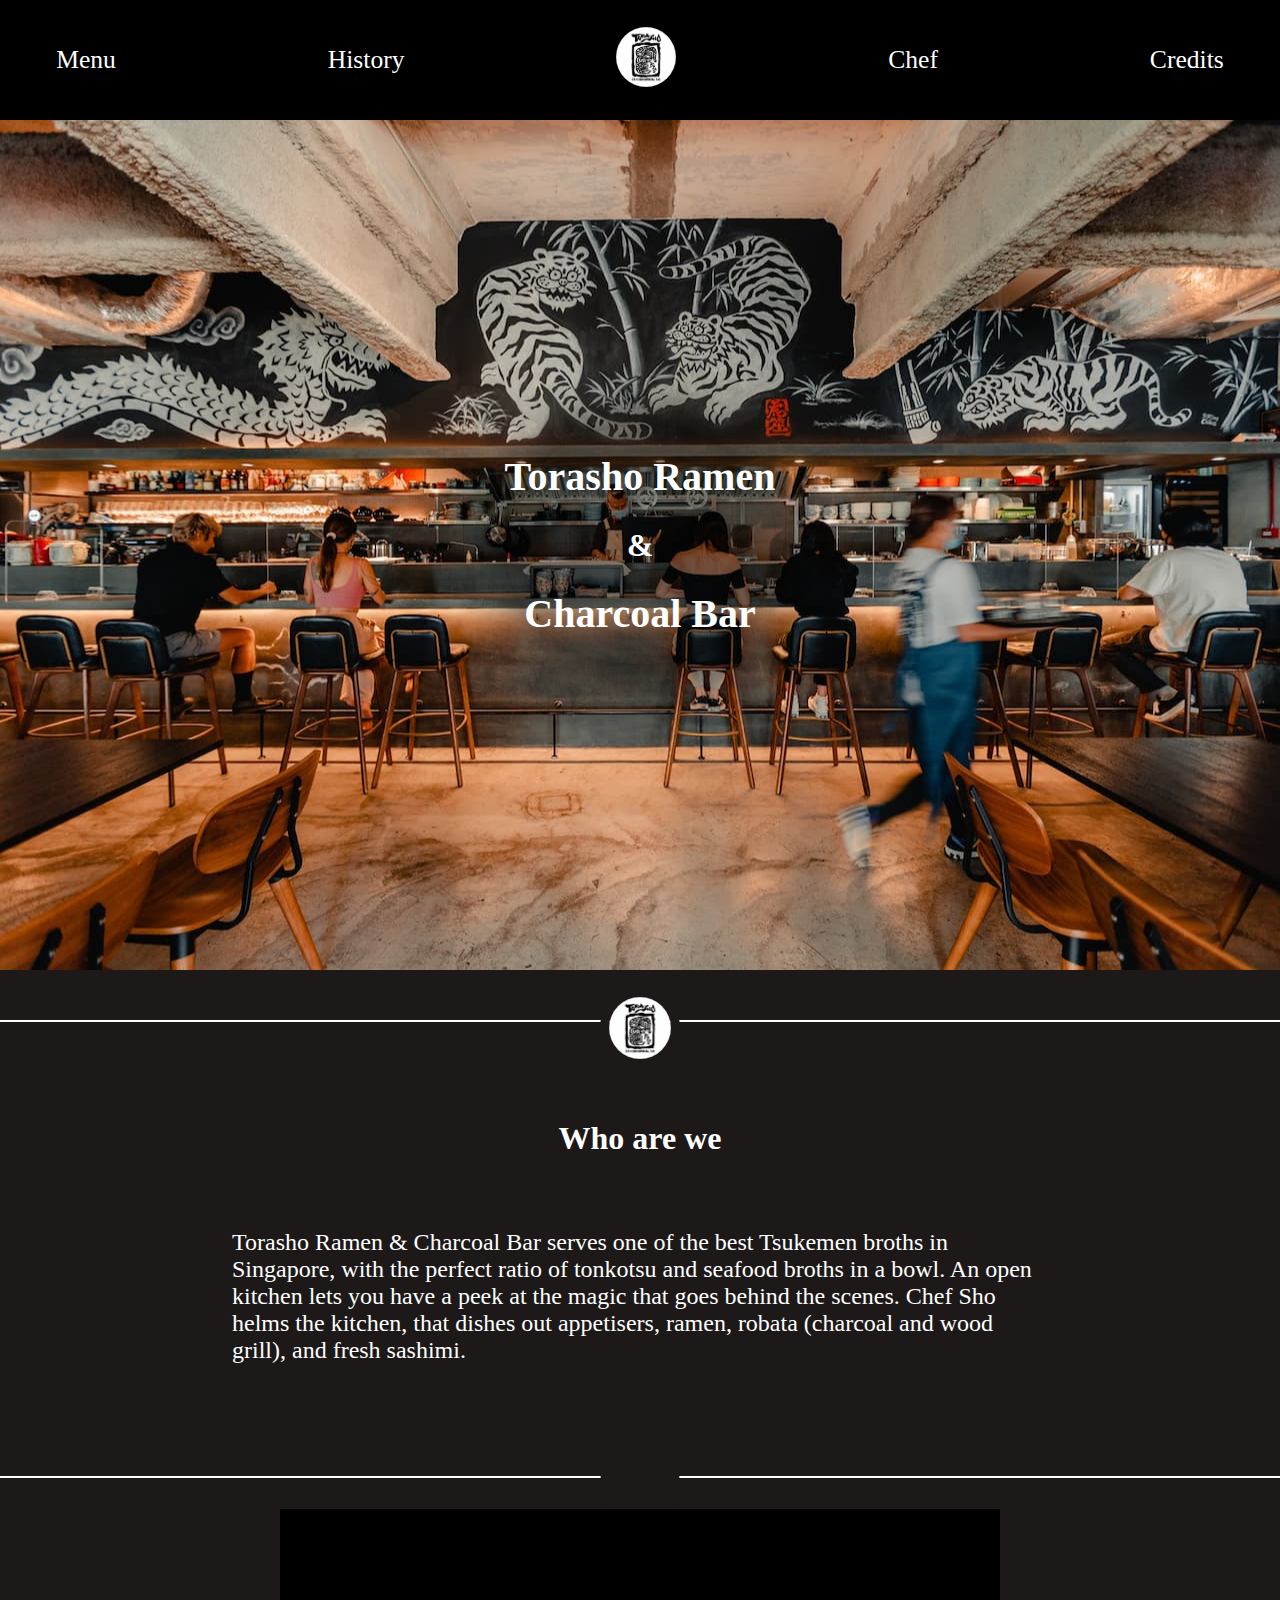
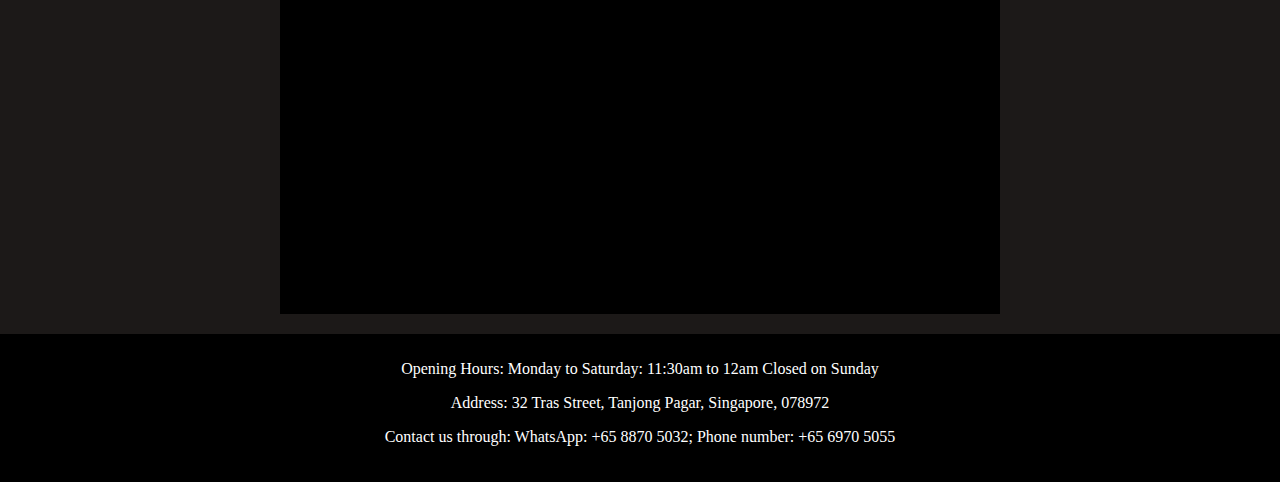
<file: index.html>
<!DOCTYPE html>
<html lang="en">
  <head>
    <meta charset="UTF-8" />
    <meta http-equiv="X-UA-Compatible" content="IE=edge" />
    <meta name="viewport" content="width=device-width, initial-scale=1.0" />
    <link rel="stylesheet" href="./style.css/main.css" />
    <link
      rel="stylesheet"
      href="https://use.fontawesome.com/releases/v5.15.1/css/all.css"
      integrity="sha384-vp86vTRFVJgpjF9jiIGPEEqYqlDwgyBgEF109VFjmqGmIY/Y4HV4d3Gp2irVfcrp"
      crossorigin="anonymous"
    />
    <script src="./scripts/navbar.js" defer></script>
    <title>Torasho Ramen & Charcoal Bar</title>
  </head>
  <body>
    <div class="backgroundcolor">
      <nav class="nav-primary">
        <div class="ap">
          <ul class="ul">
            <li class="li"><a href="./menu/index.html">Menu</a></li>
            <li class="li"><a href="./history/index.html">History</a></li>
            <li class="li">
              <a href="./index.html">
                <img class="logo" src="./images/logo-的副本.jpg" alt="logo"
              /></a>
            </li>
            <li class="li"><a href="./chef/index.html">Chef</a></li>
            <li class="li"><a href="./credits/">Credits</a></li>
          </ul>
        </div>
      </nav>

      <header class="header">
        <div class="scrim">
          <h1 class="dh1">Torasho Ramen</h1>
          <h2 class="dh2">&</h2>
          <h1 class="dh1">Charcoal Bar</h1>
        </div>
      </header>

      <br />

      <div class="container">
        <hr class="hr" />
        <img class="alogo" src="./images/logo-的副本.jpg" alt="logo" />
      </div>

      <div>
        <div class="hv-center">
          <h2 class="dh2 h2p">Who are we</h2>
        </div>

        <div class="tc">
          <p class="t">
            Torasho Ramen & Charcoal Bar serves one of the best Tsukemen broths
            in Singapore, with the perfect ratio of tonkotsu and seafood broths
            in a bowl. An open kitchen lets you have a peek at the magic that
            goes behind the scenes. Chef Sho helms the kitchen, that dishes out
            appetisers, ramen, robata (charcoal and wood grill), and fresh
            sashimi.
          </p>
        </div>
      </div>

      <div class="container">
        <hr class="hr" />
        <div class="alogo"></div>
      </div>

      <div class="mw-med">
        <div class="aspect-ratio hv-center">
          <iframe
            width="560"
            height="315"
            src="https://www.youtube.com/embed/Ph0-4gYAMSU"
            title="YouTube video player"
            frameborder="0"
            allow="accelerometer; autoplay; clipboard-write; encrypted-media; gyroscope; picture-in-picture"
            allowfullscreen
          >
          </iframe>
        </div>
      </div>

      <div class="footer">
        <footer>
          <p>
            Opening Hours: Monday to Saturday: 11:30am to 12am Closed on Sunday
          </p>

          <p>Address: 32 Tras Street, Tanjong Pagar, Singapore, 078972</p>

          <p>
            Contact us through: WhatsApp: +65 8870 5032; Phone number: +65 6970
            5055
          </p>
          <ul class="ul2">
            <li class="li2 a">
              <a href="https://www.facebook.com/torashosg/">
                <i class="fab fa-facebook-square"></i>
              </a>
            </li>
            <li class="li2 a">
              <a href="https://www.instagram.com/torashosg/">
                <i class="fab fa-instagram"></i>
              </a>
            </li>
          </ul>
        </footer>
      </div>
    </div>
  </body>
</html>
</file>
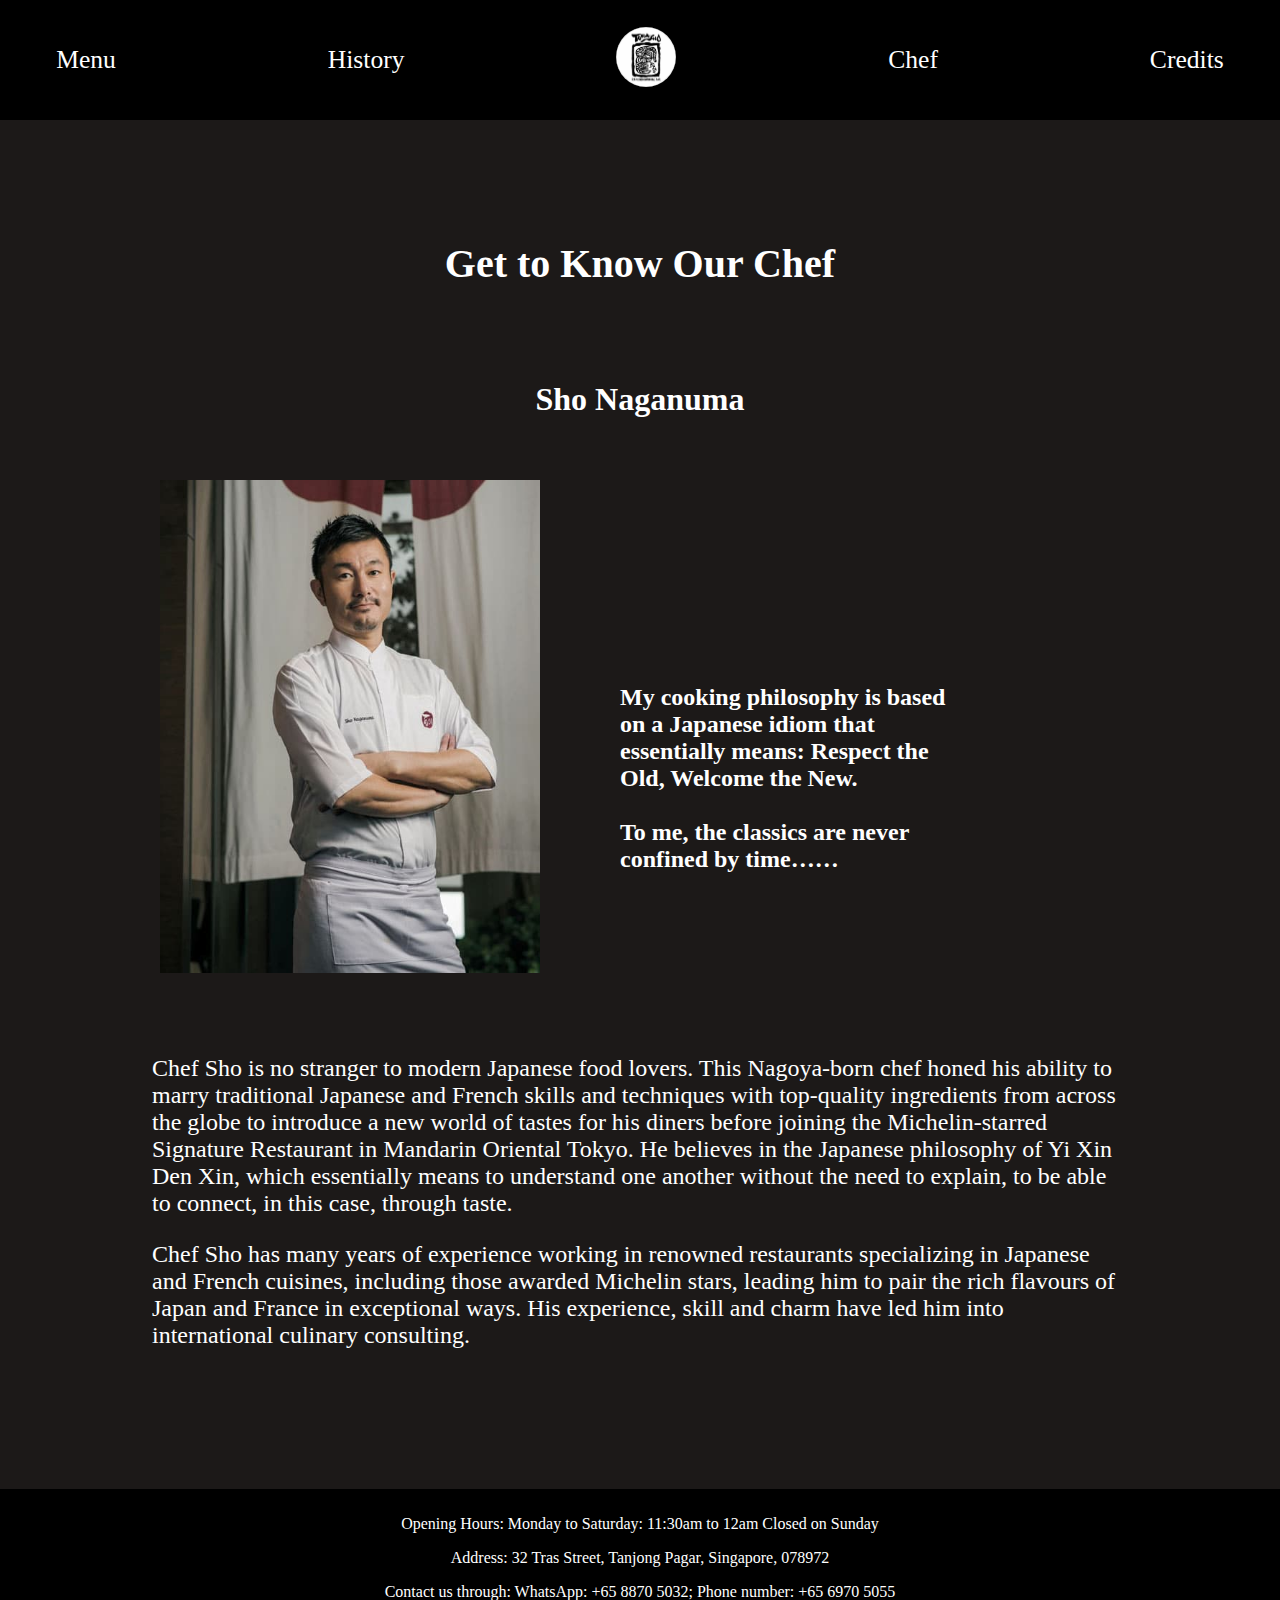
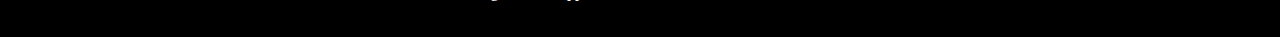
<file: chef/index.html>
<!DOCTYPE html>
<html lang="en">
  <head>
    <meta charset="UTF-8" />
    <meta http-equiv="X-UA-Compatible" content="IE=edge" />
    <meta name="viewport" content="width=device-width, initial-scale=1.0" />
    <link rel="stylesheet" href="../style.css/main.css" />
    <link
      rel="stylesheet"
      href="https://use.fontawesome.com/releases/v5.15.1/css/all.css"
      integrity="sha384-vp86vTRFVJgpjF9jiIGPEEqYqlDwgyBgEF109VFjmqGmIY/Y4HV4d3Gp2irVfcrp"
      crossorigin="anonymous"
    />
    <script src="../scripts/navbar.js" defer></script>
    <title>Chef</title>
  </head>
  <body>
    <nav class="nav-primary">
      <ul class="ul">
        <li class="li"><a href="../menu/index.html">Menu</a></li>
        <li class="li"><a href="../history/index.html">History</a></li>
        <li class="li">
          <a href="../index.html">
            <img
              class="logo"
              src="../images/logo-的副本.jpg"
              alt="logo"
              width="30px"
              height="30px"
            />
          </a>
        </li>
        <li class="li"><a href="./index.html">Chef</a></li>
        <li class="li"><a href="../credits/">Credits</a></li>
      </ul>
    </nav>

    <div class="backgroundcolor">
      <div class="hv-center">
        <h1 class="h1 mlr">Get to Know Our Chef</h1>
      </div>

      <div>
        <div class="hv-center">
          <h2 class="dh2">Sho Naganuma</h2>
        </div>
        <figure class="dmt">
          <img
            class="pg"
            src="../images/chef-sho.jpg"
            alt="Photo of Chef Sho Naganuma"
          />

          <p class="bq">
            My cooking philosophy is based on a Japanese idiom that essentially
            means: Respect the Old, Welcome the New.
            <br />
            <br />
            To me, the classics are never confined by time……
          </p>
        </figure>
      </div>

      <br />

      <div class="t">
        <div class="mt">
          <p>
            Chef Sho is no stranger to modern Japanese food lovers. This
            Nagoya-born chef honed his ability to marry traditional Japanese and
            French skills and techniques with top-quality ingredients from
            across the globe to introduce a new world of tastes for his diners
            before joining the Michelin-starred Signature Restaurant in Mandarin
            Oriental Tokyo. He believes in the Japanese philosophy of Yi Xin Den
            Xin, which essentially means to understand one another without the
            need to explain, to be able to connect, in this case, through taste.
          </p>
          <p class="ib">
            Chef Sho has many years of experience working in renowned
            restaurants specializing in Japanese and French cuisines, including
            those awarded Michelin stars, leading him to pair the rich flavours
            of Japan and France in exceptional ways. His experience, skill and
            charm have led him into international culinary consulting.
          </p>
        </div>
      </div>

      <div class="footer">
        <footer>
          <p>
            Opening Hours: Monday to Saturday: 11:30am to 12am Closed on Sunday
          </p>

          <p>Address: 32 Tras Street, Tanjong Pagar, Singapore, 078972</p>

          <p>
            Contact us through: WhatsApp: +65 8870 5032; Phone number: +65 6970
            5055
          </p>
          <ul class="ul2">
            <li class="li2 a">
              <a href="https://www.facebook.com/torashosg/">
                <i class="fab fa-facebook-square"></i>
              </a>
            </li>
            <li class="li2 a">
              <a href="https://www.instagram.com/torashosg/">
                <i class="fab fa-instagram"></i>
              </a>
            </li>
          </ul>
        </footer>
      </div>
    </div>
  </body>
</html>
</file>
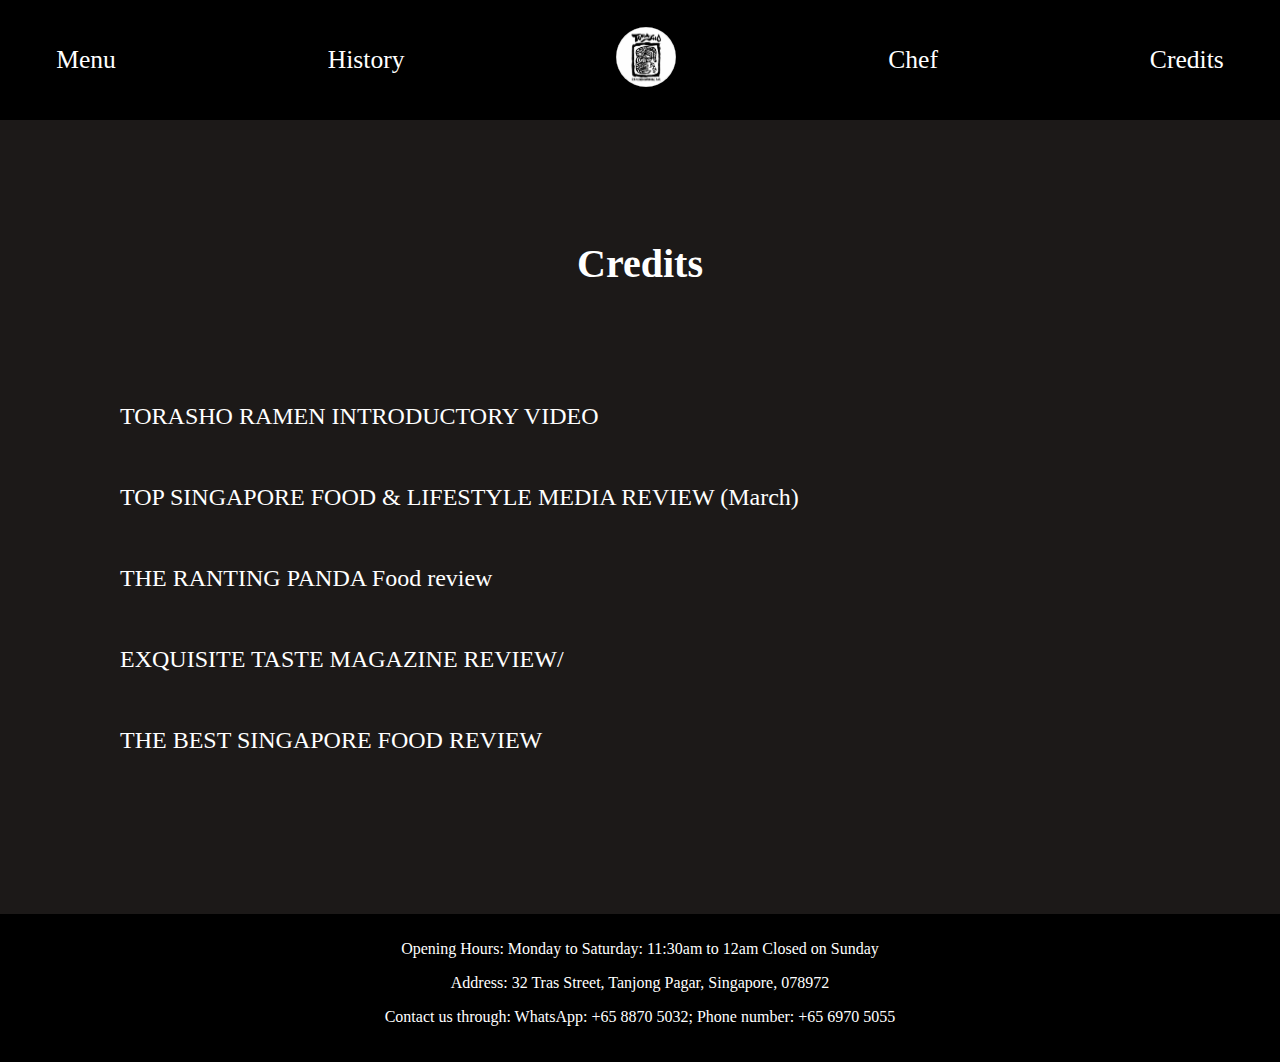
<file: credits/index.html>
<!DOCTYPE html>
<html lang="en">
  <head>
    <meta charset="UTF-8" />
    <meta http-equiv="X-UA-Compatible" content="IE=edge" />
    <meta name="viewport" content="width=device-width, initial-scale=1.0" />
    <link rel="stylesheet" href="../style.css/main.css" />
    <link
      rel="stylesheet"
      href="https://use.fontawesome.com/releases/v5.15.1/css/all.css"
      integrity="sha384-vp86vTRFVJgpjF9jiIGPEEqYqlDwgyBgEF109VFjmqGmIY/Y4HV4d3Gp2irVfcrp"
      crossorigin="anonymous"
    />
    <script src="../scripts/navbar.js" defer></script>
    <title>Credits</title>
  </head>
  <body>
    <nav class="nav-primary">
      <ul class="ul">
        <li class="li"><a href="../menu/index.html">Menu</a></li>
        <li class="li"><a href="../history/index.html">History</a></li>
        <li class="li">
          <a href="../index.html">
            <img
              class="logo"
              src="../images/logo-的副本.jpg"
              alt="logo"
              width="30px"
              height="30px"
            />
          </a>
        </li>
        <li class="li"><a href="../chef/index.html">Chef</a></li>
        <li class="li"><a href="./index.html">Credits</a></li>
      </ul>
    </nav>

    <div class="backgroundcolor">
      <div class="hv-center">
        <h1 class="h1">Credits</h1>
      </div>

      <div class="credit">
        <ul class="ul3">
          <li class="li3 a">
            <a
              class="clink"
              href="https://www.youtube.com/watch?v=Ph0-4gYAMSU&ab_channel=SingaporeFoodBloggersSGFoodLifestyle"
              >TORASHO RAMEN INTRODUCTORY VIDEO</a
            >
          </li>
          <br />
          <br />
          <li class="li3 a">
            <a
              class="clink"
              href="https://www.sgfoodonfoot.com/2020/03/torasho-ramen-charcoal-bar-tras-street.html"
              >TOP SINGAPORE FOOD & LIFESTYLE MEDIA REVIEW (March)</a
            >
          </li>
          <br />
          <br />
          <li class="li3 a">
            <a
              class="clink"
              href="https://therantingpanda.com/2020/03/19/food-review-torasho-ramen-charcoal-bar-at-tras-street-modern-japanese-izakaya-restaurant-in-tanjong-pagar/"
              >THE RANTING PANDA Food review</a
            >
          </li>
          <br />
          <br />

          <li class="li3 a">
            <a
              class="clink"
              href="https://exquisite-taste-magazine.com/exceptional-dinner-sho-naganuma/"
              >EXQUISITE TASTE MAGAZINE REVIEW/</a
            >
          </li>
          <br />
          <br />

          <li class="li3 a">
            <a
              class="clink"
              href="https://www.thebestsingapore.com/best-place/torasho-ramen-charcoal-bar/"
              >THE BEST SINGAPORE FOOD REVIEW</a
            >
          </li>
        </ul>
      </div>

      <br />
      <br />

      <div class="footer">
        <footer>
          <p>
            Opening Hours: Monday to Saturday: 11:30am to 12am Closed on Sunday
          </p>

          <p>Address: 32 Tras Street, Tanjong Pagar, Singapore, 078972</p>

          <p>
            Contact us through: WhatsApp: +65 8870 5032; Phone number: +65 6970
            5055
          </p>
          <ul class="ul2">
            <li class="li2 a">
              <a href="https://www.facebook.com/torashosg/">
                <i class="fab fa-facebook-square"></i>
              </a>
            </li>
            <li class="li2 a">
              <a href="https://www.instagram.com/torashosg/">
                <i class="fab fa-instagram"></i>
              </a>
            </li>
          </ul>
        </footer>
      </div>
    </div>
  </body>
</html>
</file>
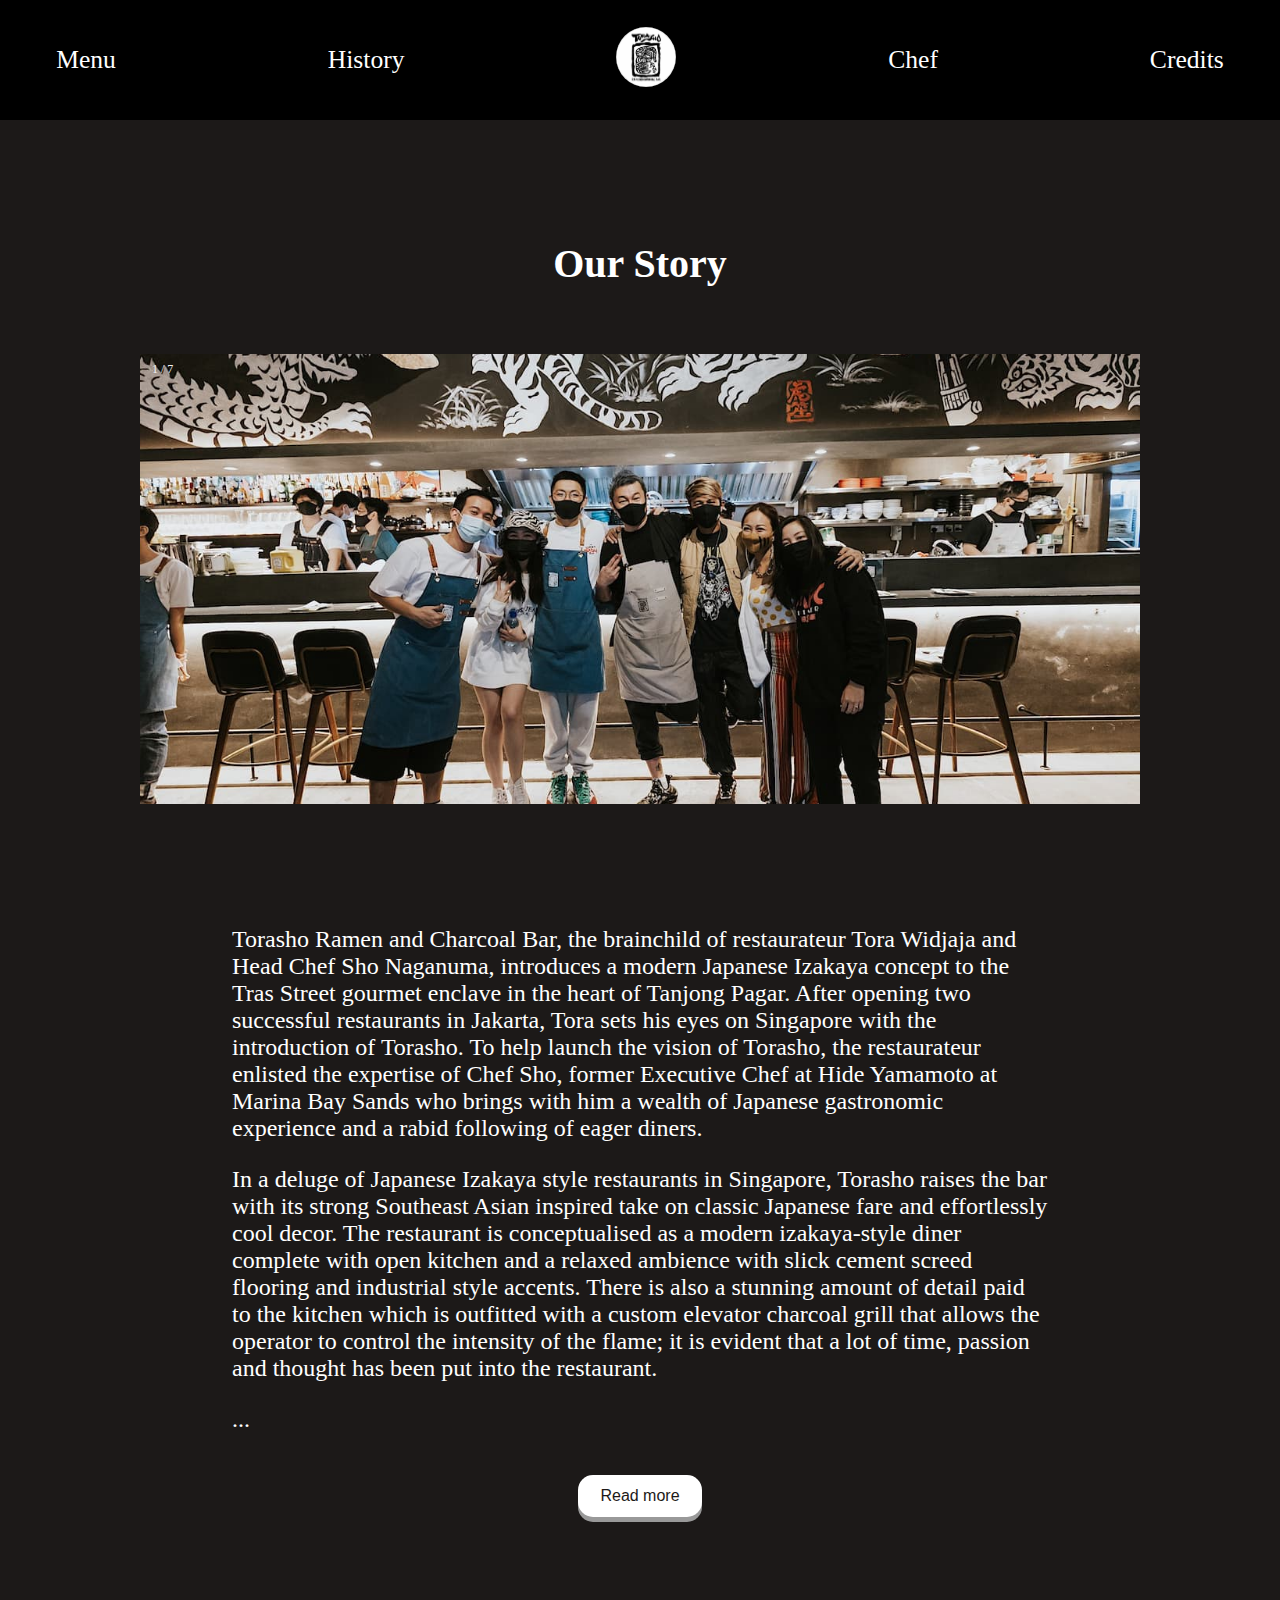
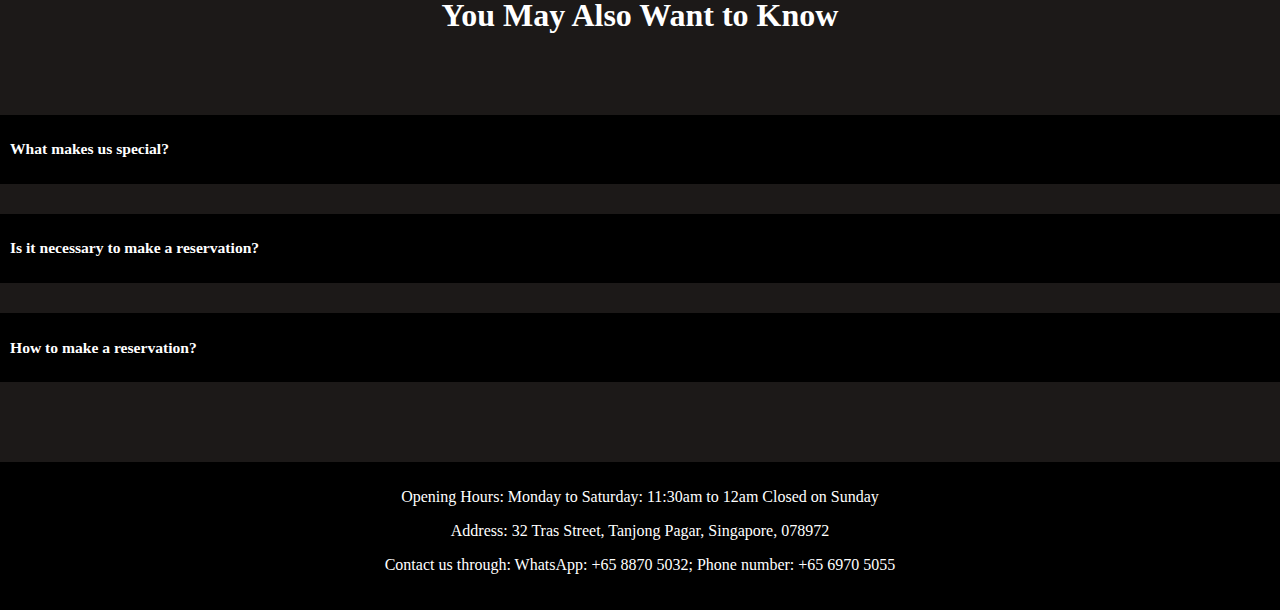
<file: history/index.html>
<!DOCTYPE html>
<html lang="en">
  <head>
    <meta charset="UTF-8" />
    <meta http-equiv="X-UA-Compatible" content="IE=edge" />
    <meta name="viewport" content="width=device-width, initial-scale=1.0" />
    <link rel="stylesheet" href="../style.css/main.css" />
    <link
      rel="stylesheet"
      href="https://use.fontawesome.com/releases/v5.15.1/css/all.css"
      integrity="sha384-vp86vTRFVJgpjF9jiIGPEEqYqlDwgyBgEF109VFjmqGmIY/Y4HV4d3Gp2irVfcrp"
      crossorigin="anonymous"
    />
    <script src="../scripts/navbar.js" defer></script>
    <title>History</title>
  </head>
  <body>
    <nav class="nav-primary">
      <ul class="ul">
        <li class="li"><a href="../menu/index.html">Menu</a></li>
        <li class="li"><a href="./index.html">History</a></li>
        <li class="li">
          <a href="../index.html">
            <img
              class="logo"
              src="../images/logo-的副本.jpg"
              alt="logo"
              width="30px"
              height="30px"
            />
          </a>
        </li>
        <li class="li"><a href="../chef/index.html">Chef</a></li>
        <li class="li"><a href="../credits/">Credits</a></li>
      </ul>
    </nav>

    <div class="backgroundcolor">
      <div class="hv-center">
        <h1 class="h1">Our Story</h1>
      </div>

      <div>
        <!-- Slideshow container -->
        <div class="slideshow-container">
          <div class="mySlides fade">
            <div class="numbertext">1 / 7</div>
            <img src="../images/torasho-inside-12-的副本.jpg" />
          </div>

          <div class="mySlides fade">
            <div class="numbertext">2 / 7</div>
            <img src="../images/torasho-inside-10-的副本.jpg" />
          </div>

          <div class="mySlides fade">
            <div class="numbertext">3 / 7</div>
            <img src="../images/torasho-inside-7-的副本.jpg" />
          </div>

          <div class="mySlides fade">
            <div class="numbertext">4 / 7</div>
            <img src="../images/torasho-inside-8-的副本.jpg" />
          </div>

          <div class="mySlides fade">
            <div class="numbertext">5 / 7</div>
            <img src="../images/torasho-inside-9-的副本.jpg" />
          </div>

          <div class="mySlides fade">
            <div class="numbertext">6 / 7</div>
            <img src="../images/torasho-inside-11-的副本.jpg" />
          </div>

          <div class="mySlides fade">
            <div class="numbertext">7 / 7</div>
            <img src="../images/torasho-inside-10-的副本.jpg" />
          </div>
        </div>
        <br />

        <div class="ht">
          <p class="t">
            Torasho Ramen and Charcoal Bar, the brainchild of restaurateur Tora
            Widjaja and Head Chef Sho Naganuma, introduces a modern Japanese
            Izakaya concept to the Tras Street gourmet enclave in the heart of
            Tanjong Pagar. After opening two successful restaurants in Jakarta,
            Tora sets his eyes on Singapore with the introduction of Torasho. To
            help launch the vision of Torasho, the restaurateur enlisted the
            expertise of Chef Sho, former Executive Chef at Hide Yamamoto at
            Marina Bay Sands who brings with him a wealth of Japanese
            gastronomic experience and a rabid following of eager diners.
          </p>
          <p class="t">
            In a deluge of Japanese Izakaya style restaurants in Singapore,
            Torasho raises the bar with its strong Southeast Asian inspired take
            on classic Japanese fare and effortlessly cool decor. The restaurant
            is conceptualised as a modern izakaya-style diner complete with open
            kitchen and a relaxed ambience with slick cement screed flooring and
            industrial style accents. There is also a stunning amount of detail
            paid to the kitchen which is outfitted with a custom elevator
            charcoal grill that allows the operator to control the intensity of
            the flame; it is evident that a lot of time, passion and thought has
            been put into the restaurant.
          </p>
          <p class="t">
            <span id="dots">...</span
            ><span id="more"
              >Torasho’s generous operating hours enables it to cater to
              everyone from lunch to late night supper crowds, offering hearty
              comfort food in a stylish vibrant environment; it is quite
              possibly the epitome of a hip-modern Japanese restaurant-bar. The
              curated repertoire of creative bites are inspired by the
              sophisticated Singaporean palate, with an extensive menu spanning
              appetisers, ramen and robata (grilled items). The food is best
              paired with Torasho’s expansive selection of drinks replete with
              sake, shochu, and creatively crafted whisky cocktails. If you are
              a sake lover, be sure to try Torasho’s very own branded
              sake.</span
            >
          </p>
          <br />
          <div class="button1">
            <button onclick="myFunction()" id="myBtn" class="button">
              Read more
            </button>
          </div>
        </div>
      </div>

      <section>
        <div class="hv-center">
          <h2 class="dh2 pmonly">You May Also Want to Know</h2>
        </div>

        <button class="accordion">
          <h3 class="qa">What makes us special?</h3>
        </button>
        <div class="panel">
          <p class="t">
            The twists that we try to put into each dish, and our amazing
            appetizers always leave a deeper impression on our customers, not to
            mention our Ramen. If you like Japanese food, Torasho Ramen &
            Charcoal Bar will definitely be a place for you to visit in Tanjong
            Pagar.
          </p>
        </div>

        <button class="accordion">
          <h3 class="qa">Is it necessary to make a reservation?</h3>
        </button>
        <div class="panel">
          <p class="t">
            To enhance your dining experience, we only provide 100 bowls of
            Ramen each day. Thus, we highly recommend you make a reservation at
            least one day ahead. You can also choose the seats you like
            reserving beforehand.
          </p>
        </div>

        <button class="accordion mabo">
          <h3 class="qa">How to make a reservation?</h3>
        </button>
        <div class="panel">
          <div class="t">
            <p class="ib">
              You may use Chop to reserve your experience with us. The link is
              provided below:
              https://www.chope.co/singapore-restaurants/restaurant/torasho-ramen-charcoal-bar\<br />
              You may also make a reservation through WhatsApp +65 8870 5032.
            </p>
          </div>
        </div>
      </section>

      <div class="footer">
        <footer>
          <p>
            Opening Hours: Monday to Saturday: 11:30am to 12am Closed on Sunday
          </p>

          <p>Address: 32 Tras Street, Tanjong Pagar, Singapore, 078972</p>

          <p>
            Contact us through: WhatsApp: +65 8870 5032; Phone number: +65 6970
            5055
          </p>
          <ul class="ul2">
            <li class="li2 a">
              <a href="https://www.facebook.com/torashosg/">
                <i class="fab fa-facebook-square"></i>
              </a>
            </li>
            <li class="li2 a">
              <a href="https://www.instagram.com/torashosg/">
                <i class="fab fa-instagram"></i>
              </a>
            </li>
          </ul>
        </footer>
      </div>
    </div>
  </body>
</html>
</file>
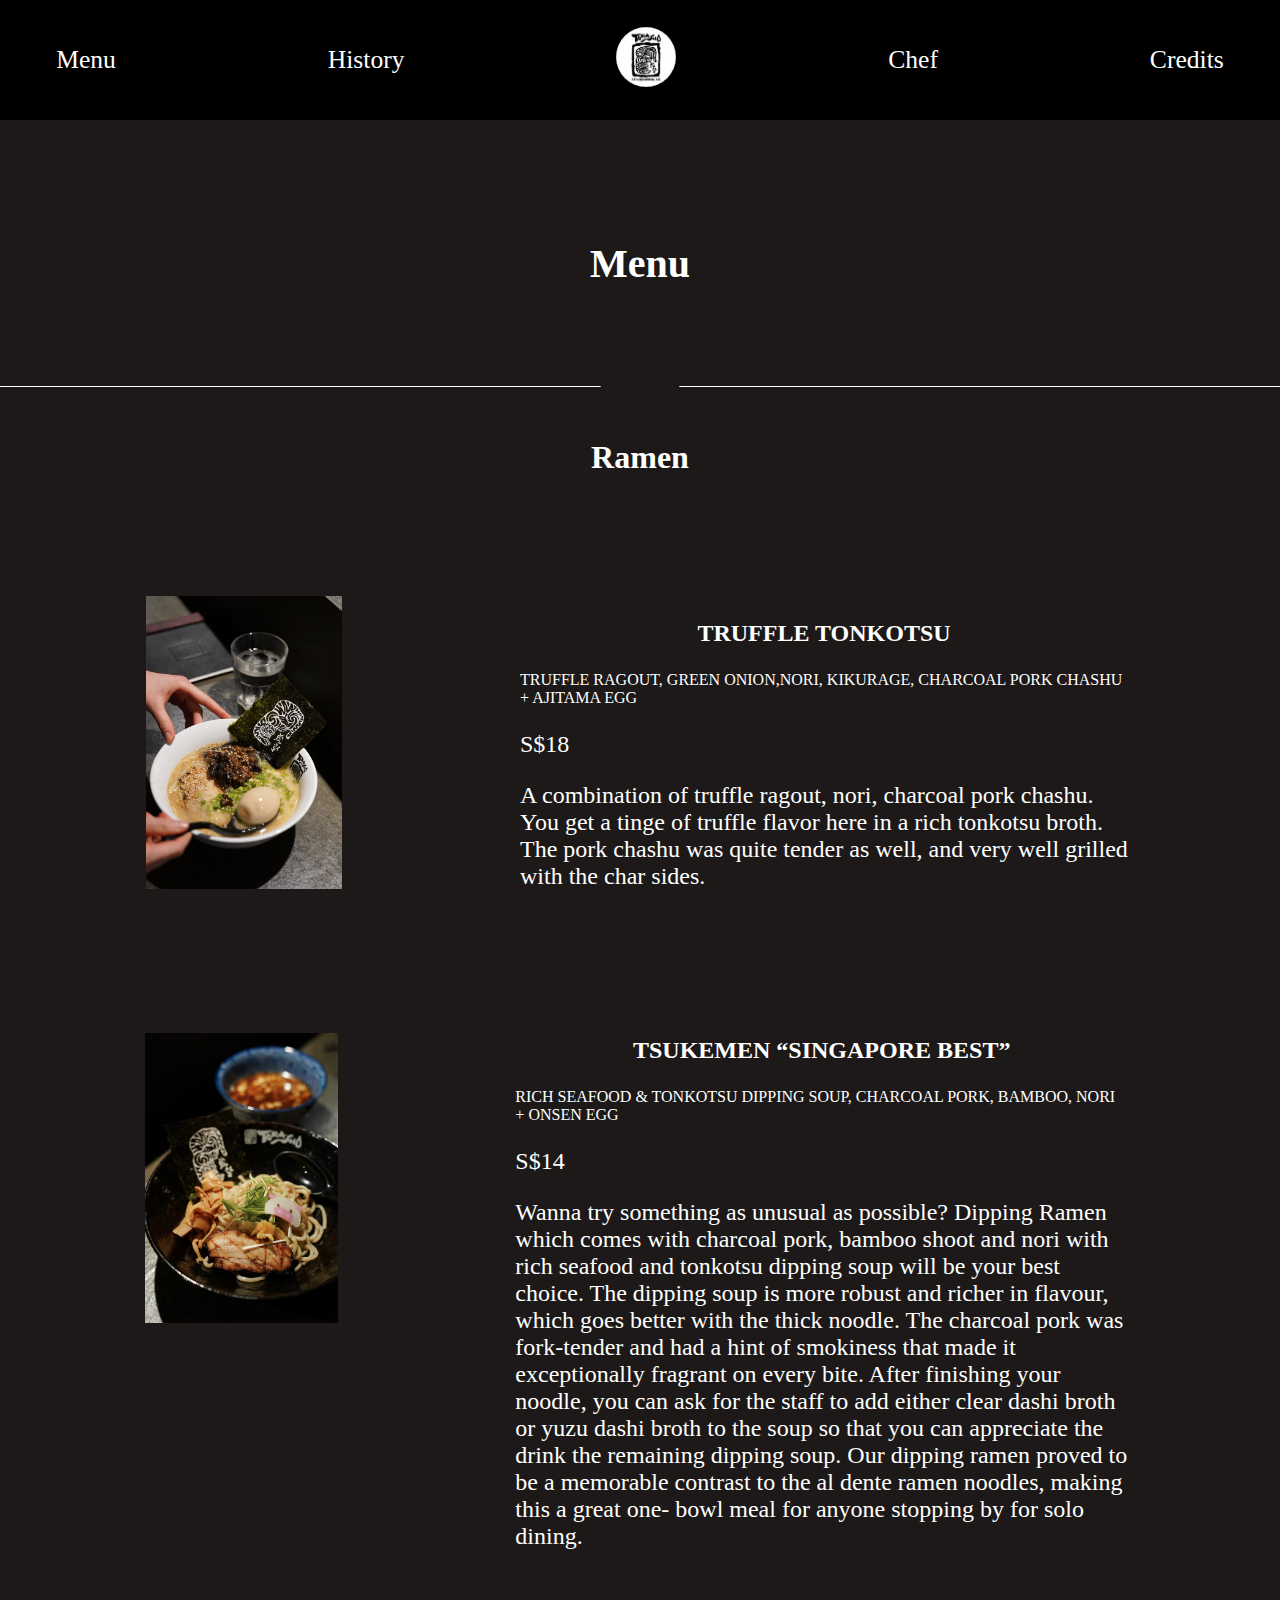
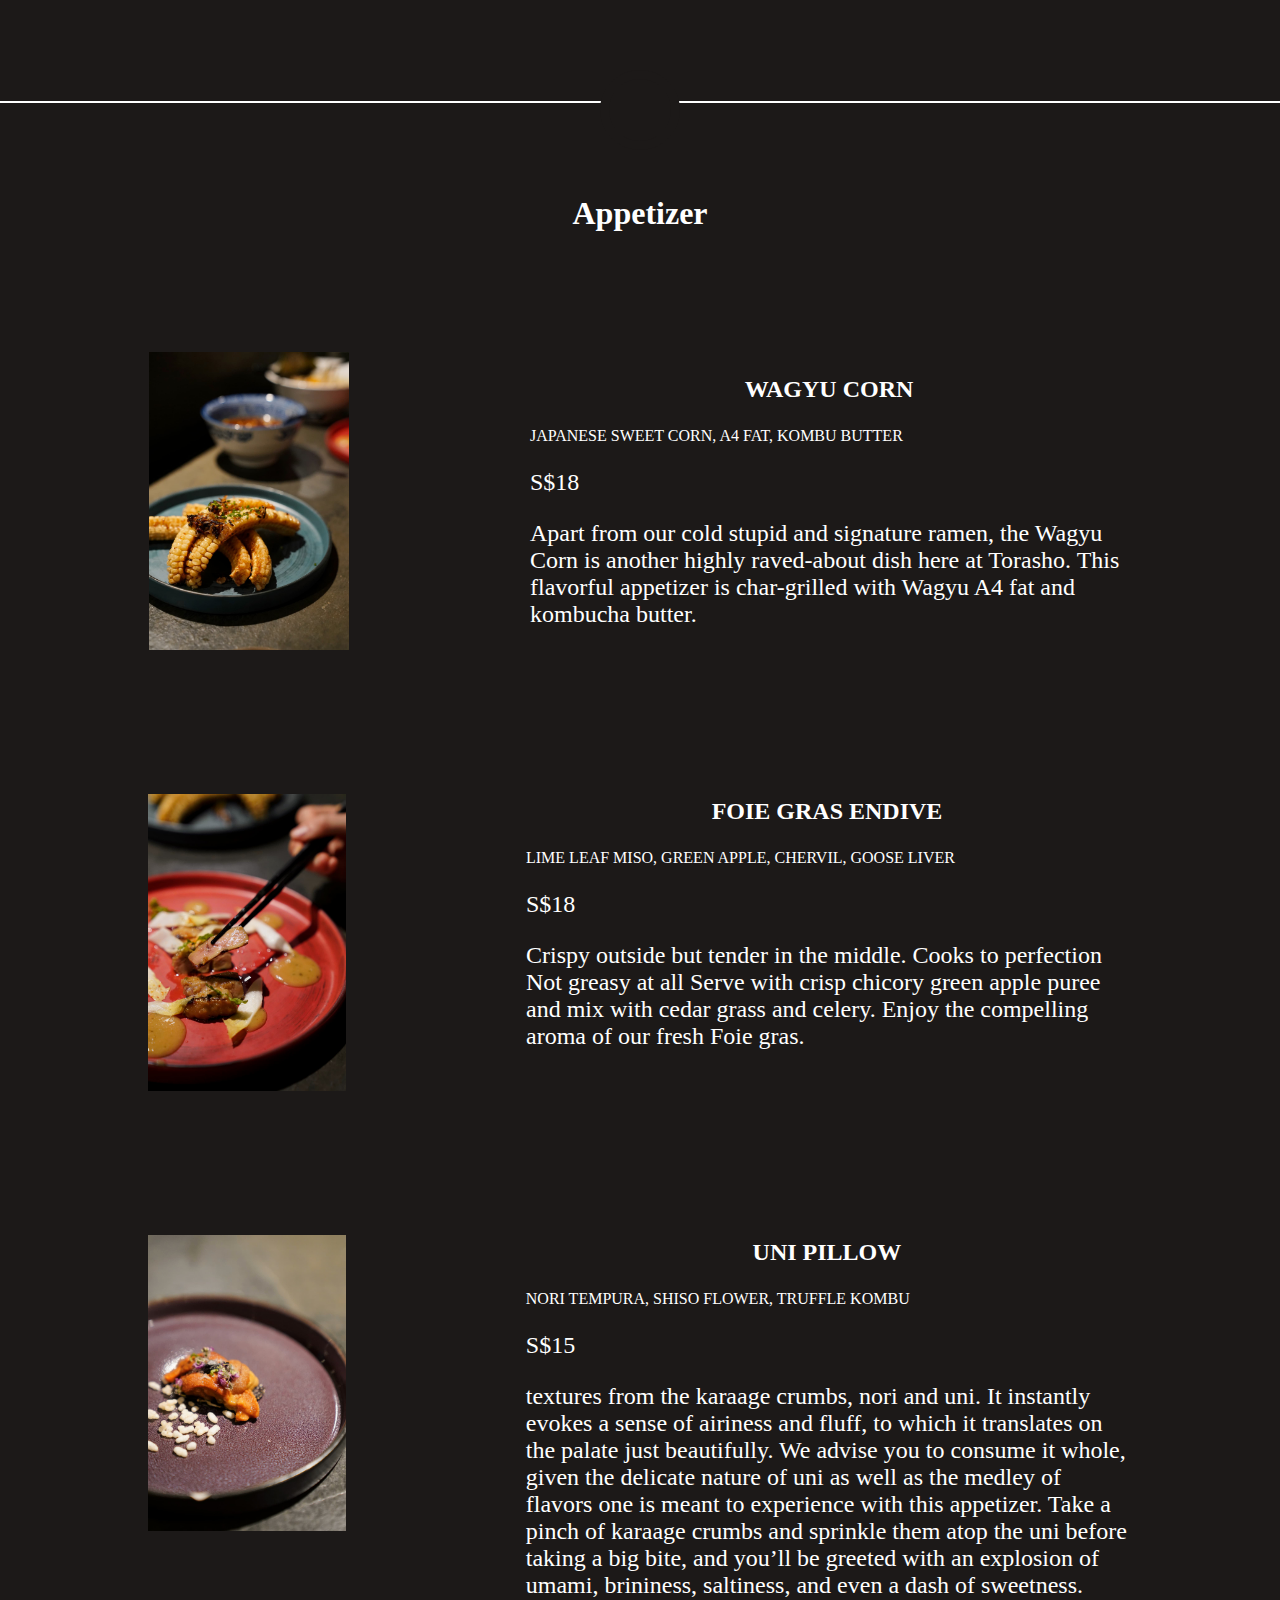
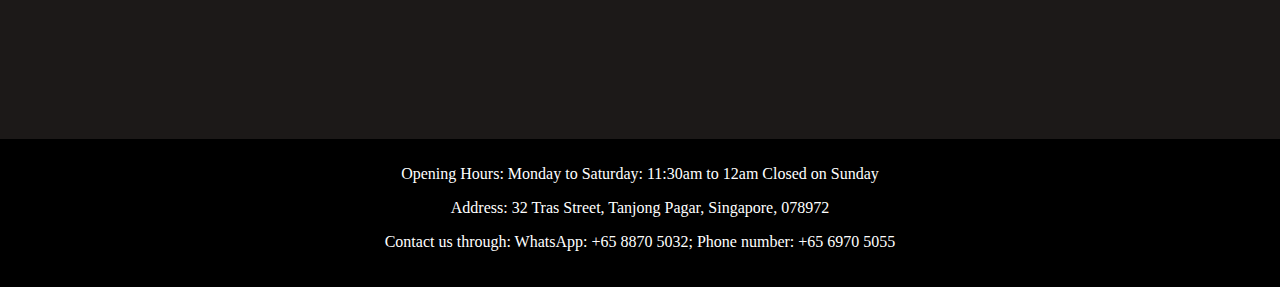
<file: menu/index.html>
<!DOCTYPE html>
<html lang="en">
  <head>
    <meta charset="UTF-8" />
    <meta http-equiv="X-UA-Compatible" content="IE=edge" />
    <meta name="viewport" content="width=device-width, initial-scale=1.0" />
    <link rel="stylesheet" href="../style.css/main.css" />
    <link
      rel="stylesheet"
      href="https://use.fontawesome.com/releases/v5.15.1/css/all.css"
      integrity="sha384-vp86vTRFVJgpjF9jiIGPEEqYqlDwgyBgEF109VFjmqGmIY/Y4HV4d3Gp2irVfcrp"
      crossorigin="anonymous"
    />
    <script src="../scripts/navbar.js" defer></script>
    <title>Menu</title>
  </head>
  <body>
    <nav class="nav-primary">
      <div class="ap">
        <ul class="ul">
          <li class="li"><a href="./index.html">Menu</a></li>
          <li class="li"><a href="../history/index.html">History</a></li>
          <li class="li">
            <a href="../index.html">
              <img class="logo" src="../images/logo-的副本.jpg" alt="logo"
            /></a>
          </li>
          <li class="li"><a href="../chef/index.html">Chef</a></li>
          <li class="li"><a href="../credits/index.html">Credits</a></li>
        </ul>
      </div>
    </nav>

    <div class="backgroundcolor">
      <h1 class="h1 dh1">Menu</h1>

      <div class="container">
        <hr class="hr" />
        <div class="alogo"></div>
      </div>

      <div class="hv-center">
        <h2 class="tr dh2 pt">Ramen</h2>
      </div>

      <section class="grid">
        <div class="mw50">
          <img
            class="md"
            width="100%"
            src="../images/truffle-ramen-的副本.jpg"
            alt="TRUFFLE TONKOTSU"
          />
        </div>
        <div>
          <div class="mbetween">
            <h3 class="dh3 center">TRUFFLE TONKOTSU</h3>
            <div class="t">
              <p class="df">
                TRUFFLE RAGOUT, GREEN ONION,NORI, KIKURAGE, CHARCOAL PORK CHASHU
                + AJITAMA EGG
              </p>
              <p>S$18</p>
              <p class="ib">
                A combination of truffle ragout, nori, charcoal pork chashu. You
                get a tinge of truffle flavor here in a rich tonkotsu broth. The
                pork chashu was quite tender as well, and very well grilled with
                the char sides.
              </p>
            </div>
          </div>
        </div>
      </section>

      <section class="grid">
        <div class="mw50">
          <img
            class="pt"
            width="100%"
            src="../images/dipping-ramen-的副本.jpg"
            alt="TSUKEMEN “SINGAPORE BEST"
          />
        </div>
        <div>
          <div class="mbetween">
            <h3 class="dh3 center">TSUKEMEN “SINGAPORE BEST”</h3>
            <div class="t">
              <p class="df">
                RICH SEAFOOD & TONKOTSU DIPPING SOUP, CHARCOAL PORK, BAMBOO,
                NORI + ONSEN EGG
              </p>
              <p>S$14</p>
              <p class="ib">
                Wanna try something as unusual as possible? Dipping Ramen which
                comes with charcoal pork, bamboo shoot and nori with rich
                seafood and tonkotsu dipping soup will be your best choice. The
                dipping soup is more robust and richer in flavour, which goes
                better with the thick noodle. The charcoal pork was fork-tender
                and had a hint of smokiness that made it exceptionally fragrant
                on every bite. After finishing your noodle, you can ask for the
                staff to add either clear dashi broth or yuzu dashi broth to the
                soup so that you can appreciate the drink the remaining dipping
                soup. Our dipping ramen proved to be a memorable contrast to the
                al dente ramen noodles, making this a great one- bowl meal for
                anyone stopping by for solo dining.
              </p>
            </div>
          </div>
        </div>
      </section>

      <div class="container">
        <hr class="hr" />
        <div class="alogo"></div>
      </div>

      <div>
        <div class="hv-center">
          <h2 class="tr dh2 pt60">Appetizer</h2>
        </div>

        <section class="grid">
          <div class="mw50">
            <img
              class="md"
              width="100%"
              src="../images/wagyu-corn-的副本.jpg"
              alt="WAGYU CORN"
            />
          </div>
          <div>
            <div class="mbetween">
              <h3 class="dh3 center">WAGYU CORN</h3>
              <div class="t">
                <p class="df">JAPANESE SWEET CORN, A4 FAT, KOMBU BUTTER</p>
                <p>S$18</p>
                <p class="ib">
                  Apart from our cold stupid and signature ramen, the Wagyu Corn
                  is another highly raved-about dish here at Torasho. This
                  flavorful appetizer is char-grilled with Wagyu A4 fat and
                  kombucha butter.
                </p>
              </div>
            </div>
          </div>
        </section>

        <section class="grid">
          <div class="mw50">
            <img
              class="md pt"
              width="100%"
              src="../images/foie-gras-的副本.jpg"
              alt="FOIE GRAS ENDIVE"
            />
          </div>
          <div>
            <div class="mbetween">
              <h3 class="dh3 center">FOIE GRAS ENDIVE</h3>
              <div class="t">
                <p class="df">
                  LIME LEAF MISO, GREEN APPLE, CHERVIL, GOOSE LIVER
                </p>
                <p>S$18</p>
                <p class="ib">
                  Crispy outside but tender in the middle. Cooks to perfection
                  Not greasy at all Serve with crisp chicory green apple puree
                  and mix with cedar grass and celery. Enjoy the compelling
                  aroma of our fresh Foie gras.
                </p>
              </div>
            </div>
          </div>
        </section>

        <section class="grid">
          <div class="mw50">
            <img
              class="md pt"
              width="100%"
              src="../images/uni-pillow-的副本.jpg"
              alt="UNI PILLOW"
            />
          </div>
          <div>
            <div class="mbetween">
              <h3 class="dh3 center">UNI PILLOW</h3>
              <div class="t">
                <p class="df">NORI TEMPURA, SHISO FLOWER, TRUFFLE KOMBU</p>
                <p>S$15</p>
                <p class="ib">
                  textures from the karaage crumbs, nori and uni. It instantly
                  evokes a sense of airiness and fluff, to which it translates
                  on the palate just beautifully. We advise you to consume it
                  whole, given the delicate nature of uni as well as the medley
                  of flavors one is meant to experience with this appetizer.
                  Take a pinch of karaage crumbs and sprinkle them atop the uni
                  before taking a big bite, and you’ll be greeted with an
                  explosion of umami, brininess, saltiness, and even a dash of
                  sweetness.
                </p>
              </div>
            </div>
          </div>
        </section>

        <div>
          <footer class="footer">
            <p>
              Opening Hours: Monday to Saturday: 11:30am to 12am Closed on
              Sunday
            </p>

            <p>Address: 32 Tras Street, Tanjong Pagar, Singapore, 078972</p>

            <p>
              Contact us through: WhatsApp: +65 8870 5032; Phone number: +65
              6970 5055
            </p>
            <ul class="ul2">
              <li class="li2 a">
                <a href="https://www.facebook.com/torashosg/">
                  <i class="fab fa-facebook-square"></i>
                </a>
              </li>
              <li class="li2 a">
                <a href="https://www.instagram.com/torashosg/">
                  <i class="fab fa-instagram"></i>
                </a>
              </li>
            </ul>
          </footer>
        </div>
      </div>
    </div>
  </body>
</html>
</file>
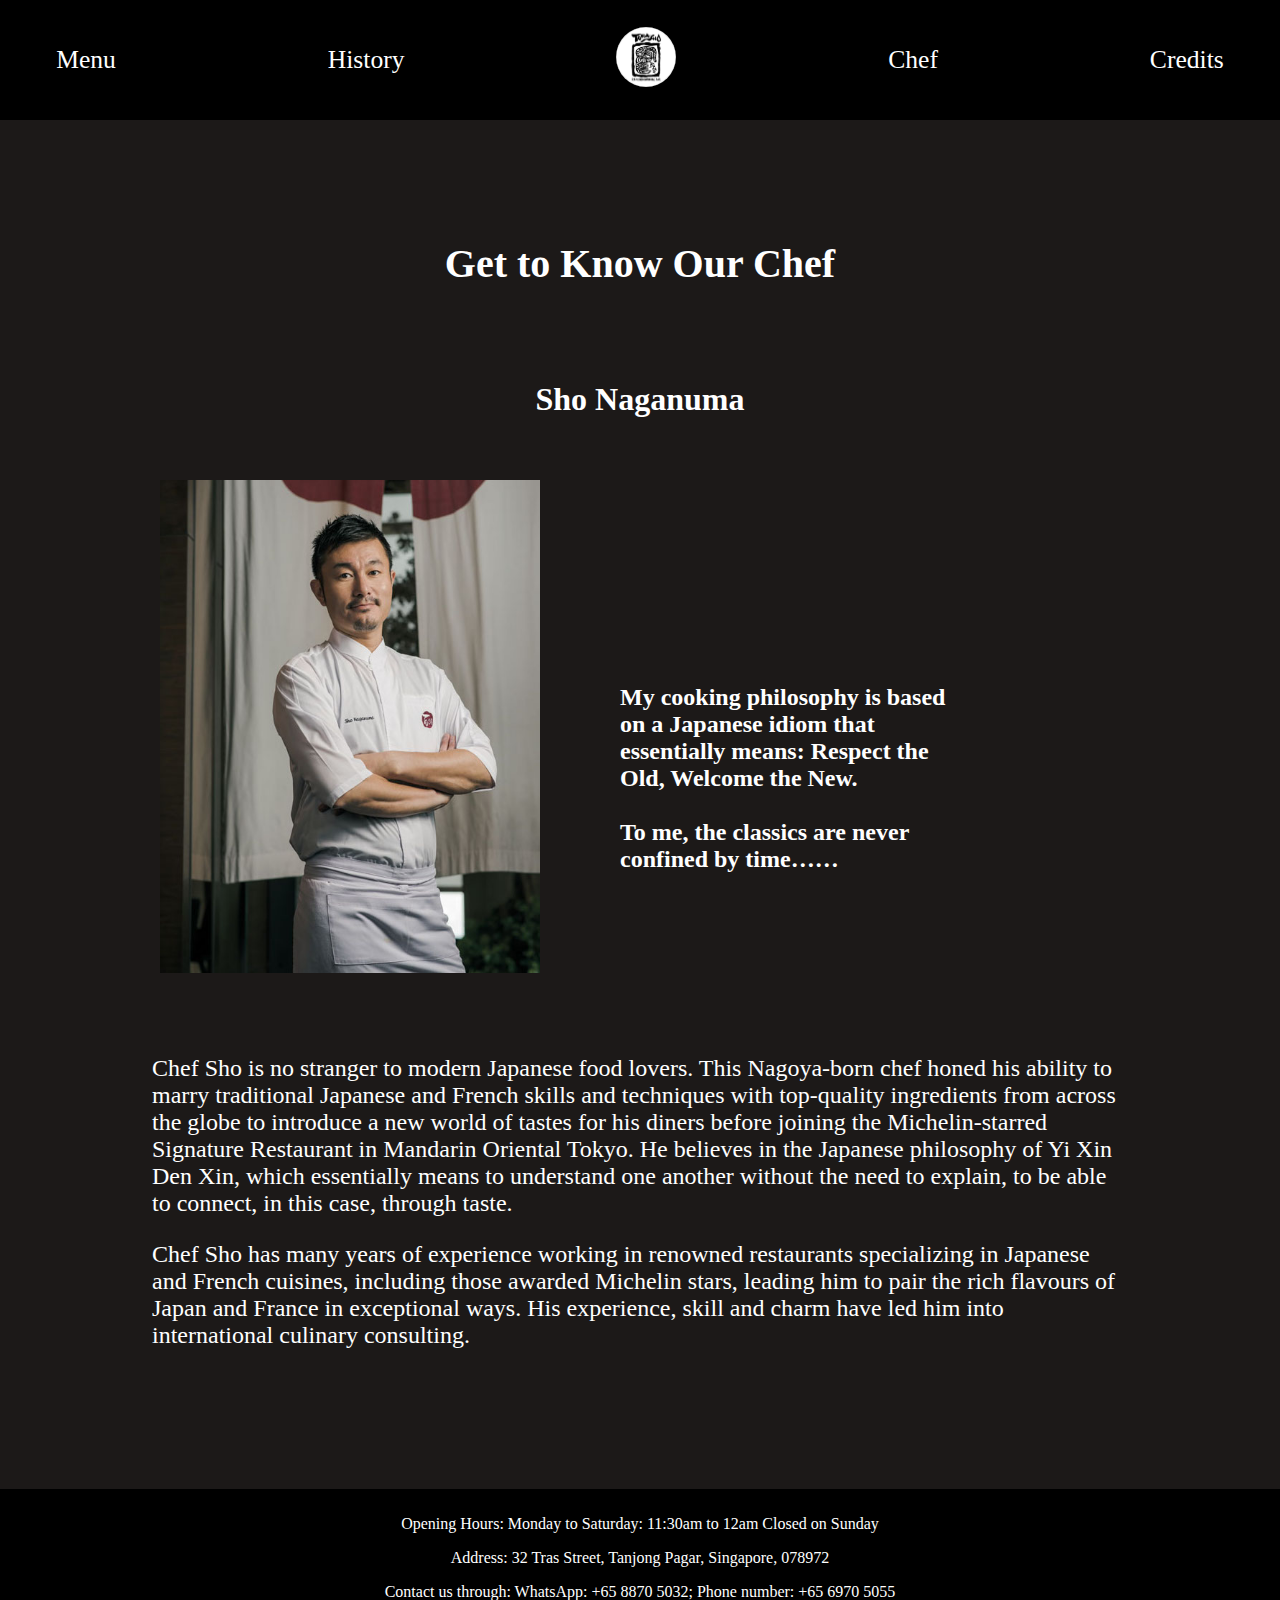
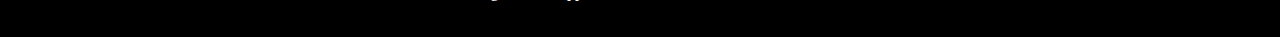
<file: torasho-ramen-and-charcoal-bar 2/chef/index.html>
<!DOCTYPE html>
<html lang="en">
  <head>
    <meta charset="UTF-8" />
    <meta http-equiv="X-UA-Compatible" content="IE=edge" />
    <meta name="viewport" content="width=device-width, initial-scale=1.0" />
    <link rel="stylesheet" href="../style.css/main.css" />
    <link
      rel="stylesheet"
      href="https://use.fontawesome.com/releases/v5.15.1/css/all.css"
      integrity="sha384-vp86vTRFVJgpjF9jiIGPEEqYqlDwgyBgEF109VFjmqGmIY/Y4HV4d3Gp2irVfcrp"
      crossorigin="anonymous"
    />
    <script src="../scripts.java/navbar.js" defer></script>
    <title>Chef</title>
  </head>
  <body>
    <nav class="nav-primary">
      <ul class="ul">
        <li class="li"><a href="../Menu/index.html">Menu</a></li>
        <li class="li"><a href="../History/index.html">History</a></li>
        <li class="li">
          <a href="../index.html">
            <img
              class="logo"
              src="../images/logo的副本.jpeg"
              alt="logo"
              width="30px"
              height="30px"
            />
          </a>
        </li>
        <li class="li"><a href="./index.html">Chef</a></li>
        <li class="li"><a href="../credits/">Credits</a></li>
      </ul>
    </nav>

    <div class="backgroundcolor">
      <div class="hv-center">
        <h1 class="h1 mlr">Get to Know Our Chef</h1>
      </div>

      <div>
        <div class="hv-center">
          <h2 class="dh2">Sho Naganuma</h2>
        </div>
        <figure class="dmt">
          <img
            class="pg"
            src="../images/Chef.jpeg"
            alt="Photo of Chef Sho Naganuma"
          />

          <p class="bq">
            My cooking philosophy is based on a Japanese idiom that essentially
            means: Respect the Old, Welcome the New.
            <br />
            <br />
            To me, the classics are never confined by time……
          </p>
        </figure>
      </div>

      <br />

      <div class="t">
        <div class="mt">
          <p>
            Chef Sho is no stranger to modern Japanese food lovers. This
            Nagoya-born chef honed his ability to marry traditional Japanese and
            French skills and techniques with top-quality ingredients from
            across the globe to introduce a new world of tastes for his diners
            before joining the Michelin-starred Signature Restaurant in Mandarin
            Oriental Tokyo. He believes in the Japanese philosophy of Yi Xin Den
            Xin, which essentially means to understand one another without the
            need to explain, to be able to connect, in this case, through taste.
          </p>
          <p class="ib">
            Chef Sho has many years of experience working in renowned
            restaurants specializing in Japanese and French cuisines, including
            those awarded Michelin stars, leading him to pair the rich flavours
            of Japan and France in exceptional ways. His experience, skill and
            charm have led him into international culinary consulting.
          </p>
        </div>
      </div>

      <div class="footer">
        <footer>
          <p>
            Opening Hours: Monday to Saturday: 11:30am to 12am Closed on Sunday
          </p>

          <p>Address: 32 Tras Street, Tanjong Pagar, Singapore, 078972</p>

          <p>
            Contact us through: WhatsApp: +65 8870 5032; Phone number: +65 6970
            5055
          </p>
          <ul class="ul2">
            <li class="li2 a">
              <a href="https://www.facebook.com/torashosg/">
                <i class="fab fa-facebook-square"></i>
              </a>
            </li>
            <li class="li2 a">
              <a href="https://www.instagram.com/torashosg/">
                <i class="fab fa-instagram"></i>
              </a>
            </li>
          </ul>
        </footer>
      </div>
    </div>
  </body>
</html>
</file>
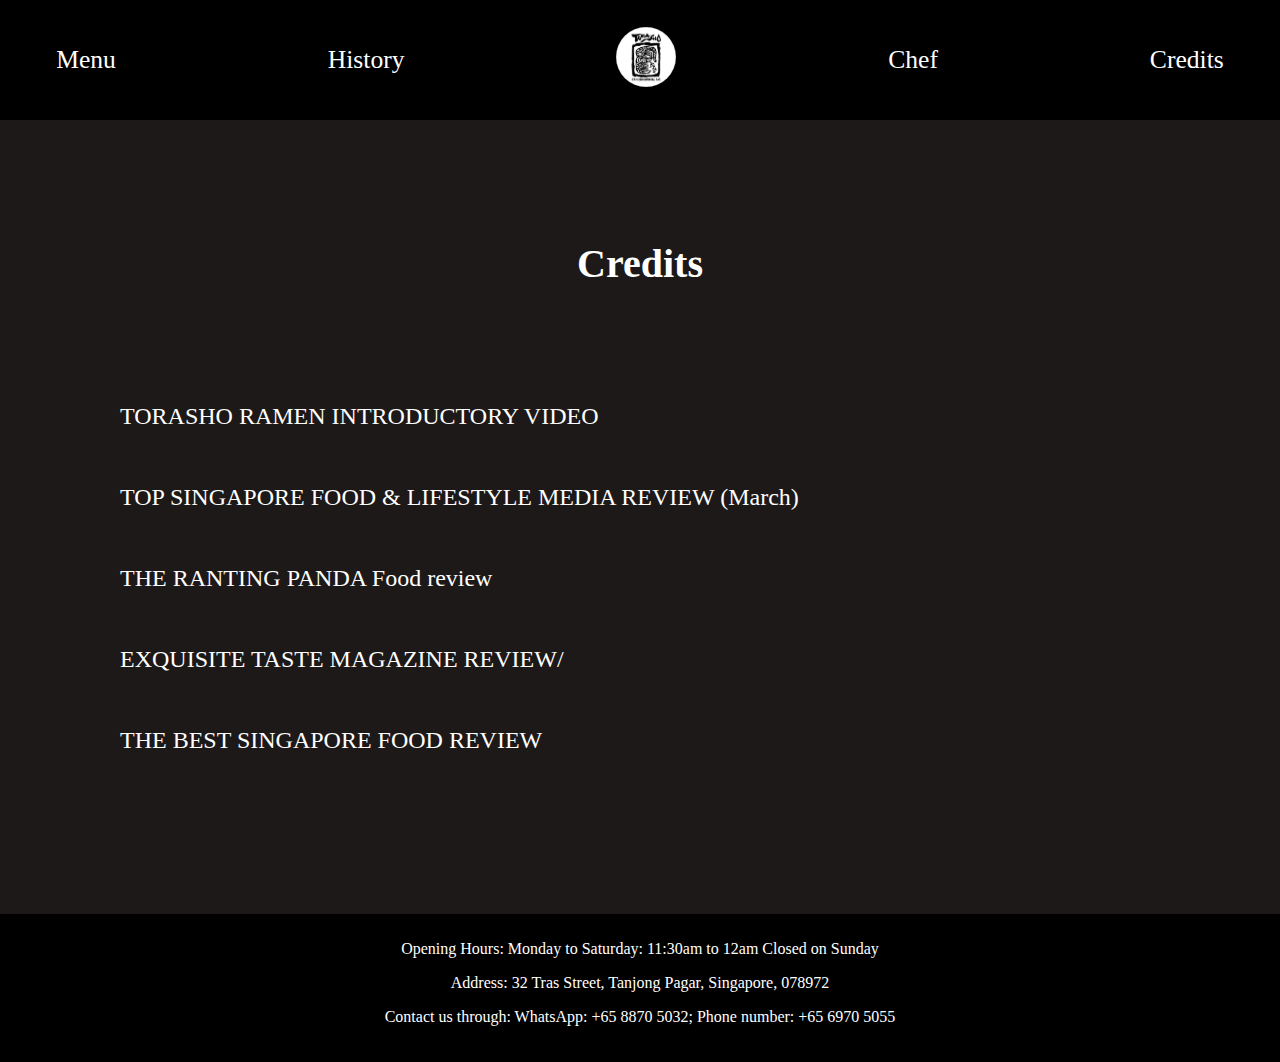
<file: torasho-ramen-and-charcoal-bar 2/credits/index.html>
<!DOCTYPE html>
<html lang="en">
  <head>
    <meta charset="UTF-8" />
    <meta http-equiv="X-UA-Compatible" content="IE=edge" />
    <meta name="viewport" content="width=device-width, initial-scale=1.0" />
    <link rel="stylesheet" href="../style.css/main.css" />
    <link
      rel="stylesheet"
      href="https://use.fontawesome.com/releases/v5.15.1/css/all.css"
      integrity="sha384-vp86vTRFVJgpjF9jiIGPEEqYqlDwgyBgEF109VFjmqGmIY/Y4HV4d3Gp2irVfcrp"
      crossorigin="anonymous"
    />
    <script src="../scripts.java/navbar.js" defer></script>
    <title>Credits</title>
  </head>
  <body>
    <nav class="nav-primary">
      <ul class="ul">
        <li class="li"><a href="../Menu/index.html">Menu</a></li>
        <li class="li"><a href="../History/index.html">History</a></li>
        <li class="li">
          <a href="../index.html">
            <img
              class="logo"
              src="../images/logo的副本.jpeg"
              alt="logo"
              width="30px"
              height="30px"
            />
          </a>
        </li>
        <li class="li"><a href="../chef/index.html">Chef</a></li>
        <li class="li"><a href="./index.html">Credits</a></li>
      </ul>
    </nav>

    <div class="backgroundcolor">
      <div class="hv-center">
        <h1 class="h1">Credits</h1>
      </div>

      <div class="credit">
        <ul class="ul3">
          <li class="li3 a">
            <a
              class="clink"
              href="https://www.youtube.com/watch?v=Ph0-4gYAMSU&ab_channel=SingaporeFoodBloggersSGFoodLifestyle"
              >TORASHO RAMEN INTRODUCTORY VIDEO</a
            >
          </li>
          <br />
          <br />
          <li class="li3 a">
            <a
              class="clink"
              href="https://www.sgfoodonfoot.com/2020/03/torasho-ramen-charcoal-bar-tras-street.html"
              >TOP SINGAPORE FOOD & LIFESTYLE MEDIA REVIEW (March)</a
            >
          </li>
          <br />
          <br />
          <li class="li3 a">
            <a
              class="clink"
              href="https://therantingpanda.com/2020/03/19/food-review-torasho-ramen-charcoal-bar-at-tras-street-modern-japanese-izakaya-restaurant-in-tanjong-pagar/"
              >THE RANTING PANDA Food review</a
            >
          </li>
          <br />
          <br />

          <li class="li3 a">
            <a
              class="clink"
              href="https://exquisite-taste-magazine.com/exceptional-dinner-sho-naganuma/"
              >EXQUISITE TASTE MAGAZINE REVIEW/</a
            >
          </li>
          <br />
          <br />

          <li class="li3 a">
            <a
              class="clink"
              href="https://www.thebestsingapore.com/best-place/torasho-ramen-charcoal-bar/"
              >THE BEST SINGAPORE FOOD REVIEW</a
            >
          </li>
        </ul>
      </div>

      <br />
      <br />

      <div class="footer">
        <footer>
          <p>
            Opening Hours: Monday to Saturday: 11:30am to 12am Closed on Sunday
          </p>

          <p>Address: 32 Tras Street, Tanjong Pagar, Singapore, 078972</p>

          <p>
            Contact us through: WhatsApp: +65 8870 5032; Phone number: +65 6970
            5055
          </p>
          <ul class="ul2">
            <li class="li2 a">
              <a href="https://www.facebook.com/torashosg/">
                <i class="fab fa-facebook-square"></i>
              </a>
            </li>
            <li class="li2 a">
              <a href="https://www.instagram.com/torashosg/">
                <i class="fab fa-instagram"></i>
              </a>
            </li>
          </ul>
        </footer>
      </div>
    </div>
  </body>
</html>
</file>
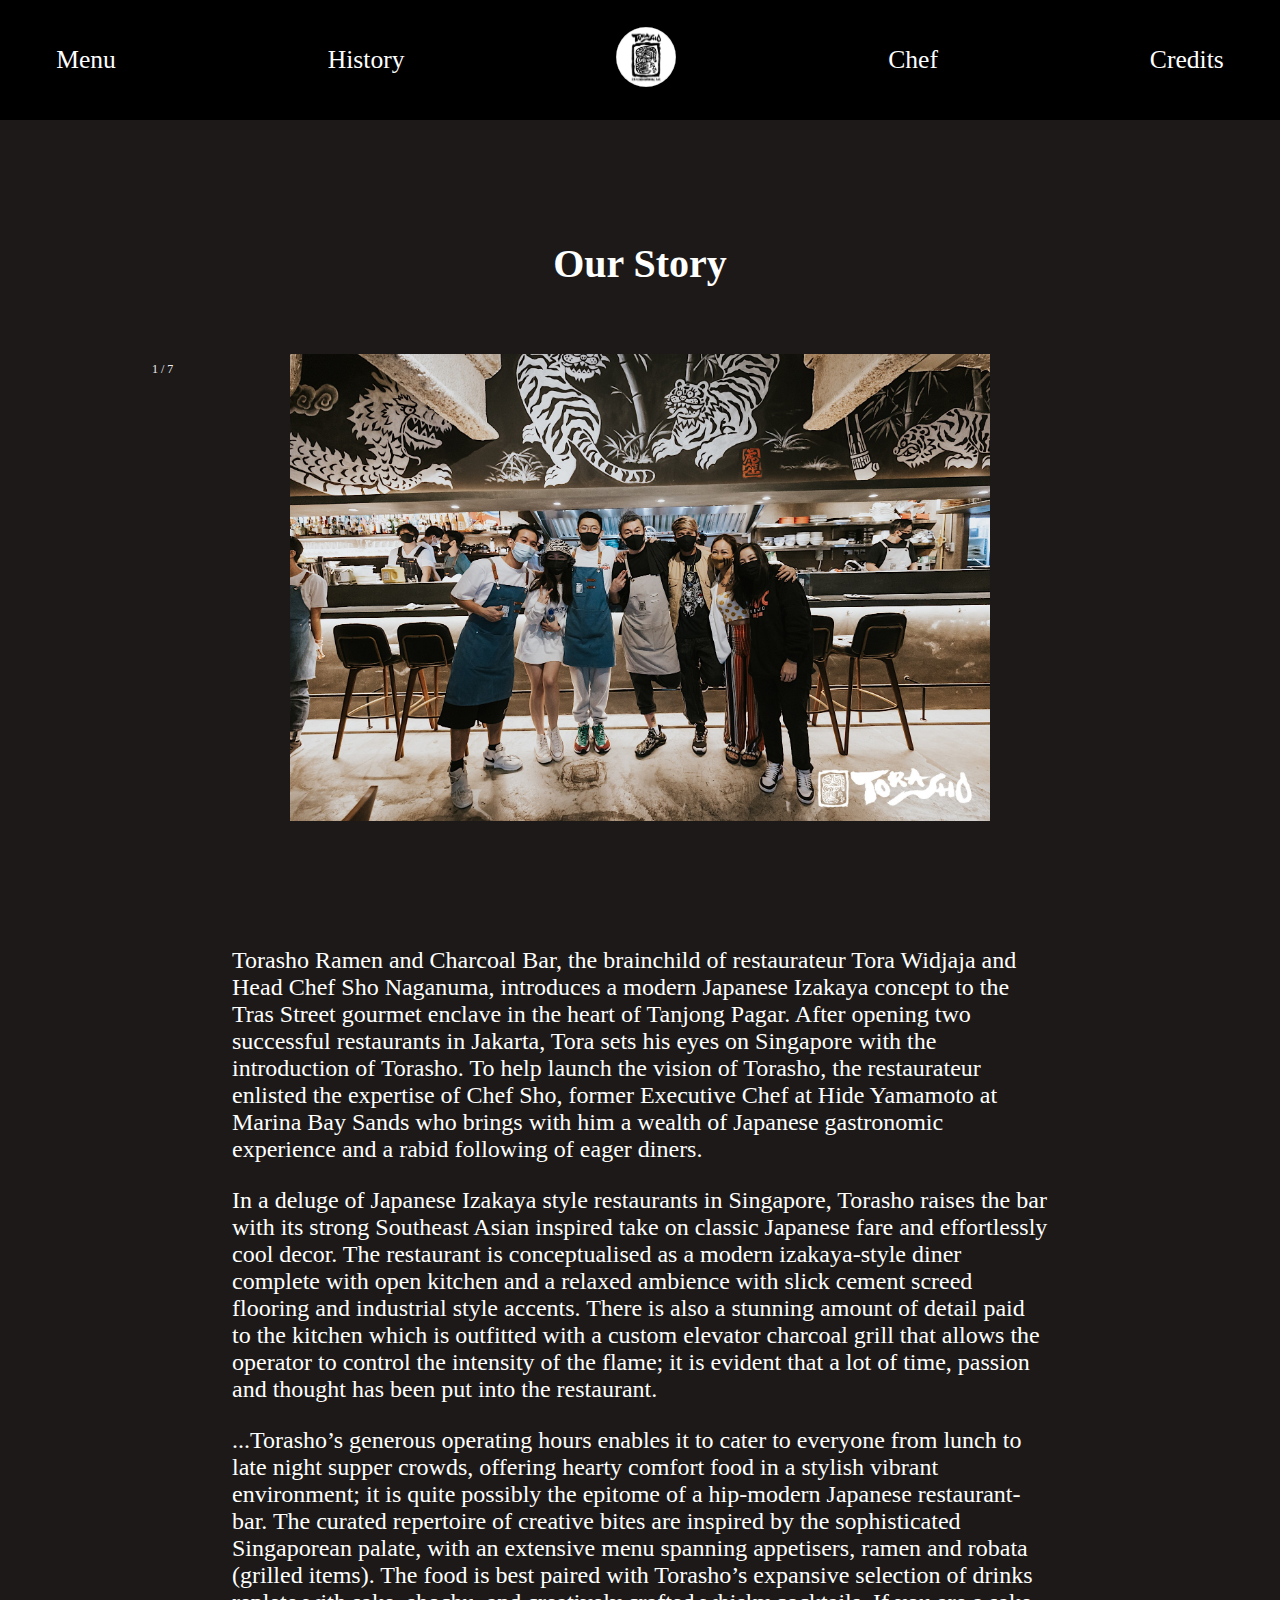
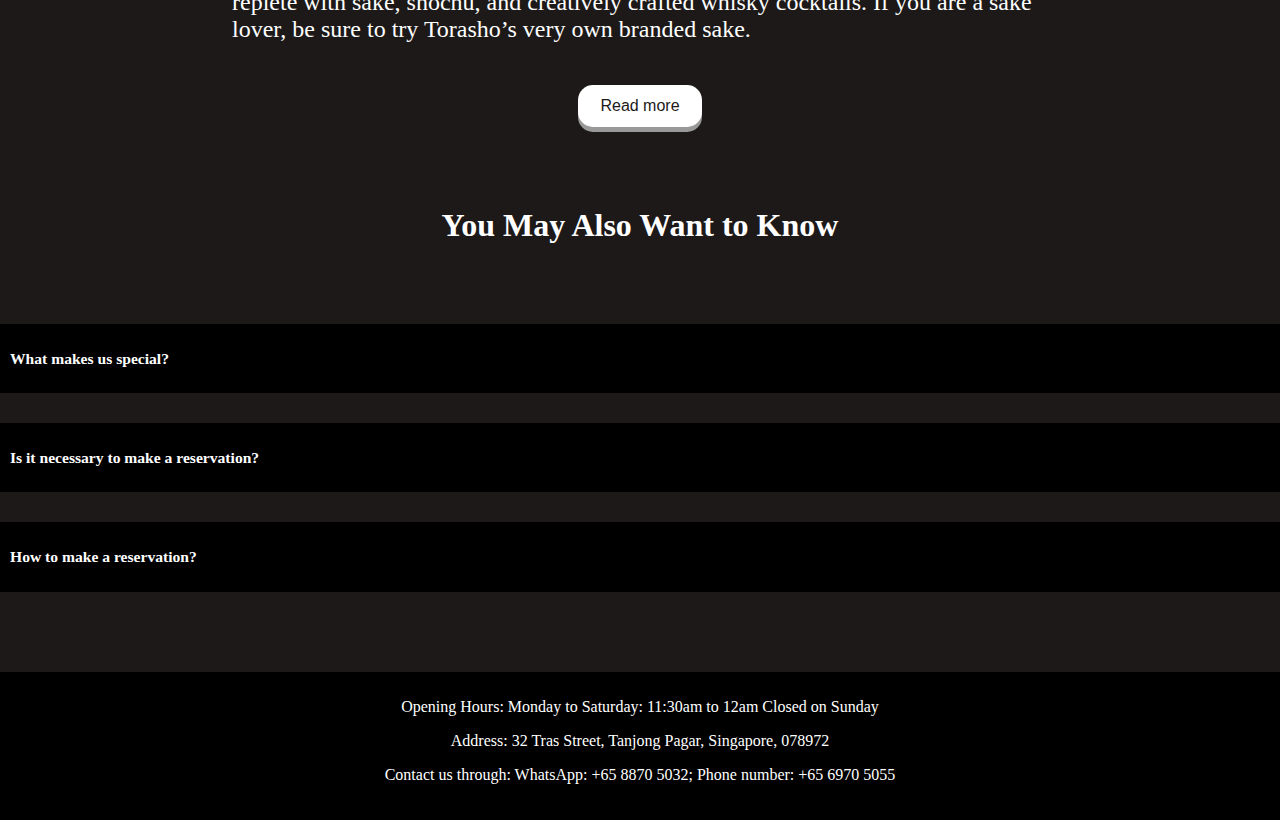
<file: torasho-ramen-and-charcoal-bar 2/history/index.html>
<!DOCTYPE html>
<html lang="en">
  <head>
    <meta charset="UTF-8" />
    <meta http-equiv="X-UA-Compatible" content="IE=edge" />
    <meta name="viewport" content="width=device-width, initial-scale=1.0" />
    <link rel="stylesheet" href="../style.css/main.css" />
    <link
      rel="stylesheet"
      href="https://use.fontawesome.com/releases/v5.15.1/css/all.css"
      integrity="sha384-vp86vTRFVJgpjF9jiIGPEEqYqlDwgyBgEF109VFjmqGmIY/Y4HV4d3Gp2irVfcrp"
      crossorigin="anonymous"
    />
    <script src="../scripts.java/navbar.js" defer></script>
    <title>History</title>
  </head>
  <body>
    <nav class="nav-primary">
      <ul class="ul">
        <li class="li"><a href="../Menu/index.html">Menu</a></li>
        <li class="li"><a href="./index.html">History</a></li>
        <li class="li">
          <a href="../index.html">
            <img
              class="logo"
              src="../images/logo的副本.jpeg"
              alt="logo"
              width="30px"
              height="30px"
            />
          </a>
        </li>
        <li class="li"><a href="../Chef/index.html">Chef</a></li>
        <li class="li"><a href="../credits/">Credits</a></li>
      </ul>
    </nav>

    <div class="backgroundcolor">
      <div class="hv-center">
        <h1 class="h1">Our Story</h1>
      </div>

      <div>
        <!-- Slideshow container -->
        <div class="slideshow-container">
          <div class="mySlides fade">
            <div class="numbertext">1 / 7</div>
            <img
              src="../images/Torashoinside12的副本.jpeg"
              style="width: 70%"
            />
          </div>

          <div class="mySlides fade">
            <div class="numbertext">2 / 7</div>
            <img
              src="../images/Torashoinside10的副本.jpeg"
              style="width: 70%"
            />
          </div>

          <div class="mySlides fade">
            <div class="numbertext">3 / 7</div>
            <img src="../images/Torashoinside7的副本.jpeg" style="width: 80%" />
          </div>

          <div class="mySlides fade">
            <div class="numbertext">4 / 7</div>
            <img src="../images/Torashoinsdie8的副本.jpeg" style="width: 80%" />
          </div>

          <div class="mySlides fade">
            <div class="numbertext">5 / 7</div>
            <img src="../images/Torashoinside9的副本.jpeg" style="width: 80%" />
          </div>

          <div class="mySlides fade">
            <div class="numbertext">6 / 7</div>
            <img
              src="../images/Torashoinside11的副本.jpeg"
              style="width: 80%"
            />
          </div>

          <div class="mySlides fade">
            <div class="numbertext">7 / 7</div>
            <img
              src="../images/Torashoinside10的副本.jpeg"
              style="width: 80%"
            />
          </div>
        </div>
        <br />

        <div class="ht">
          <p class="t">
            Torasho Ramen and Charcoal Bar, the brainchild of restaurateur Tora
            Widjaja and Head Chef Sho Naganuma, introduces a modern Japanese
            Izakaya concept to the Tras Street gourmet enclave in the heart of
            Tanjong Pagar. After opening two successful restaurants in Jakarta,
            Tora sets his eyes on Singapore with the introduction of Torasho. To
            help launch the vision of Torasho, the restaurateur enlisted the
            expertise of Chef Sho, former Executive Chef at Hide Yamamoto at
            Marina Bay Sands who brings with him a wealth of Japanese
            gastronomic experience and a rabid following of eager diners.
          </p>
          <p class="t">
            In a deluge of Japanese Izakaya style restaurants in Singapore,
            Torasho raises the bar with its strong Southeast Asian inspired take
            on classic Japanese fare and effortlessly cool decor. The restaurant
            is conceptualised as a modern izakaya-style diner complete with open
            kitchen and a relaxed ambience with slick cement screed flooring and
            industrial style accents. There is also a stunning amount of detail
            paid to the kitchen which is outfitted with a custom elevator
            charcoal grill that allows the operator to control the intensity of
            the flame; it is evident that a lot of time, passion and thought has
            been put into the restaurant.
          </p>
          <p class="t">
            <span id="dots">...</span
            ><span id="more"
              >Torasho’s generous operating hours enables it to cater to
              everyone from lunch to late night supper crowds, offering hearty
              comfort food in a stylish vibrant environment; it is quite
              possibly the epitome of a hip-modern Japanese restaurant-bar. The
              curated repertoire of creative bites are inspired by the
              sophisticated Singaporean palate, with an extensive menu spanning
              appetisers, ramen and robata (grilled items). The food is best
              paired with Torasho’s expansive selection of drinks replete with
              sake, shochu, and creatively crafted whisky cocktails. If you are
              a sake lover, be sure to try Torasho’s very own branded
              sake.</span
            >
          </p>
          <br />
          <div class="button1">
            <button onclick="myFunction()" id="myBtn" class="button">
              Read more
            </button>
          </div>
        </div>
      </div>

      <section>
        <div class="hv-center">
          <h2 class="dh2 pmonly">You May Also Want to Know</h2>
        </div>

        <button class="accordion">
          <h3 class="qa">What makes us special?</h3>
        </button>
        <div class="panel">
          <p class="t">
            The twists that we try to put into each dish, and our amazing
            appetizers always leave a deeper impression on our customers, not to
            mention our Ramen. If you like Japanese food, Torasho Ramen &
            Charcoal Bar will definitely be a place for you to visit in Tanjong
            Pagar.
          </p>
        </div>

        <button class="accordion">
          <h3 class="qa">Is it necessary to make a reservation?</h3>
        </button>
        <div class="panel">
          <p class="t">
            To enhance your dining experience, we only provide 100 bowls of
            Ramen each day. Thus, we highly recommend you make a reservation at
            least one day ahead. You can also choose the seats you like
            reserving beforehand.
          </p>
        </div>

        <button class="accordion mabo">
          <h3 class="qa">How to make a reservation?</h3>
        </button>
        <div class="panel">
          <div class="t">
            <p class="ib">
              You may use Chop to reserve your experience with us. The link is
              provided below:
              https://www.chope.co/singapore-restaurants/restaurant/torasho-ramen-charcoal-bar\<br />
              You may also make a reservation through WhatsApp +65 8870 5032.
            </p>
          </div>
        </div>
      </section>

      <div class="footer">
        <footer>
          <p>
            Opening Hours: Monday to Saturday: 11:30am to 12am Closed on Sunday
          </p>

          <p>Address: 32 Tras Street, Tanjong Pagar, Singapore, 078972</p>

          <p>
            Contact us through: WhatsApp: +65 8870 5032; Phone number: +65 6970
            5055
          </p>
          <ul class="ul2">
            <li class="li2 a">
              <a href="https://www.facebook.com/torashosg/">
                <i class="fab fa-facebook-square"></i>
              </a>
            </li>
            <li class="li2 a">
              <a href="https://www.instagram.com/torashosg/">
                <i class="fab fa-instagram"></i>
              </a>
            </li>
          </ul>
        </footer>
      </div>
    </div>
  </body>
</html>
</file>
<file: style.css/main.css>
@import url("./grid.css");
body {
  margin: 0;
  font-family: Georgia, "Times New Roman", Times, serif;
  color: #ffffff;
}

.header {
  height: 350px;
  background-color: black;
  background-image: url(../images/torasho-的副本.jpg);
  background-size: cover;
  background-repeat: no-repeat;
  background-position: center center;
  color: #ffffff;
  font-family: Georgia, "Times New Roman", Times, serif;
  display: flex;
  justify-content: center;
  align-items: center;
  text-align: center;
  padding: 0px 20px;
}

.backgroundcolor {
  background-color: #1c1918;
}

.nav-primary {
  padding: 1px 5px;
  position: sticky;
  top: 0;
  left: 0;
  background: #000;
  z-index: 10;
}

.ul {
  list-style-type: none;
  margin: 0;
  padding: 0;
  overflow: hidden;
  background-color: #000;
  display: flex;
  justify-content: space-between;
  align-items: center;
  height: 100%;
}

.li {
  float: left;
}

.li a {
  display: block;
  color: white;
  text-align: center;
  padding: 6vw 4vw 6vw 4vw;
  text-decoration: none;
  font-size: 4vw;
}

.li a:hover {
  background-color: #1c1918;
}

.inside image {
  width: 50%;
  height: 50%;
}

.scrim {
  border-radius: 50%;
  background: rgba(0, 0, 0, 0.4);
  box-shadow: 0 0 5rem rgba(0, 0, 0.5);
}

.mw-med {
  max-width: 720px;
  margin: 0 auto;
}

.aspect-ratio {
  position: relative;
  background: black;
  width: 100%;
  padding-top: 56.25%;
}

iframe {
  position: absolute;
  top: 0;
  left: 0;
  width: 100%;
  height: 100%;
}

.tc {
  padding-left: 50px;
  padding-right: 40px;
  padding-bottom: 20px;
}

.container {
  position: relative;
  height: 45px;
}

.logo {
  border-radius: 50%;
  width: 35px;
  height: 35px;
}

.alogo {
  position: absolute;
  border-radius: 50%;
  width: 40px;
  height: 40px;
  left: 0;
  right: 0;
  margin: auto;
  border: solid 9px #1c1918;
  background: #1c1918;
}

.hr {
  position: absolute;
  top: 0;
  bottom: 0;
  margin: auto 0;
  width: 100%;
  height: 3%;
  border: none;
  background-color: white;
}

.hr2 {
  width: 40%;
  margin-left: 0;
}

.hr3 {
  width: 40%;
  margin-right: 0;
}

.pg {
  width: 80%;
  margin: auto auto;
  padding-bottom: 24px;
  padding-top: 20px;
  display: block;
}

.ul2 {
  list-style-type: none;
  margin: 0;
  padding: 0;
  overflow: hidden;
  display: flex;
  justify-content: center;
}

.li2 a {
  display: block;
  text-align: center;
  text-decoration: none;
  color: #ffffff;
  font-size: 30px;
  padding: 10px 15px 0px 15px;
}

.ul3 {
  list-style-type: none;
}

.li3 a {
  text-decoration: #ffffff;
}

.h1 {
  margin-top: 0px;
  padding-top: 40px;
  text-align: center;
}

.pt {
  padding-top: 20px;
}

.center {
  text-align: center;
}

.mt {
  padding: 0px 30px 0px 30px;
}

.mi {
  width: 55%;
}

.qa {
  font-family: Georgia, "Times New Roman", Times, serif;
}

.credit {
  display: block;
  padding: 10px 30px 10px 30px;
}

.clink {
  color: #ffffff;
}

.hv-center {
  display: flex;
  justify-content: center;
  align-items: center;
}

.removemb {
  margin-bottom: 0px;
}

#more {
  display: none;
}

.t {
  font-size: 16px;
  font-family: "Times New Roman", Times, serif;
  padding: 0px 32px;
}

.accordion {
  background-color: #000;
  color: #ffffff;
  cursor: pointer;
  padding: 10px;
  width: 100%;
  text-align: left;
  border: ivory;
  outline: none;
  transition: 0.4s;
  margin-top: 30px;
}

/* Add a background color to the button if it is clicked on (add the .active class with JS), and when you move the mouse over it (hover) */
.active,
.accordion:hover {
  background-color: #646262;
}

/* Style the accordion panel. Note: hidden by default */
.panel {
  padding: 0 18px;
  background-color: #1c1918;
  display: none;
  overflow: hidden;
}

* {
  box-sizing: border-box;
}

/* Slideshow container */
.slideshow-container {
  max-width: 1000px;
  position: relative;
  margin: auto;
  align-items: center;
  justify-content: center;
  text-align: center;
  height: 30vh;
}

.slideshow-container img {
  width: 100%;
  height: 100%;
  object-fit: cover;
}

/* Hide the images by default */
.mySlides {
  display: none;
  width: 100%;
  height: 100%;
}

/* Number text (1/3 etc) */
.numbertext {
  color: #f2f2f2;
  font-size: 12px;
  padding: 8px 12px;
  position: absolute;
  top: 0;
}

/* Fading animation */
.fade {
  -webkit-animation-name: fade;
  -webkit-animation-duration: 2s;
  animation-name: fade;
  animation-duration: 2s;
}

@-webkit-keyframes fade {
  from {
    opacity: 0.4;
  }
  to {
    opacity: 1;
  }
}

@keyframes fade {
  from {
    opacity: 0.4;
  }
  to {
    opacity: 1;
  }
}

.button1 {
  display: flex;
  justify-content: center;
  align-items: center;
  text-align: center;
  text-decoration: none;
  background: none;
  border: none;
}

.button {
  padding: 12px 22px;
  font-size: 16px;
  cursor: pointer;
  outline: none;
  color: #1c1918;
  background-color: white;
  border: none;
  border-radius: 15px;
  box-shadow: 0 5px #999;
}

.button:hover {
  background-color: #646262;
}

.button:active {
  background-color: #646262;
  box-shadow: 0 7px #666;
  transform: translateY(4px);
}

/* Desktop Styles */
@media (min-width: 767px) {
  .slideshow-container {
    height: 50vh;
  }

  /* set image as background & center the headline */
  .header {
    position: relative;
    height: 850px;
    background-color: black;
    background-image: url(../images/torasho-的副本.jpg);
    background-size: cover;
    background-repeat: no-repeat;
    background-position: center center;
    color: #ffffff;
    font-family: Georgia, "Times New Roman", Times, serif;
    display: flex;
    justify-content: center;
    align-items: center;
    text-align: center;
    padding: 0px 20px;
  }

  .logo {
    width: 60px;
    height: 60px;
  }

  .mabo {
    margin-bottom: 60px;
  }

  .container {
    position: relative;
    height: 65px;
  }

  .alogo {
    width: 80px;
    height: 80px;
  }

  .hr {
    width: 100%;
    height: 2.5%;
  }

  .h2p {
    padding-top: 40px;
  }

  .li a {
    padding: 2vw 4vw 2vw 4vw;
    font-size: 2vw;
  }

  /* add a scrim to the background*/

  .scrim {
    border-radius: 50%;
    background: rgba(0, 0, 0, 0.4);
    box-shadow: 0 0 5rem rgba(0, 0, 0.5);
  }

  .dh1 {
    font-size: 40px;
  }

  .dh2 {
    font-size: 32px;
  }

  .t {
    font-size: 24px;
    font-family: "Times New Roman", Times, serif;
  }

  .tc {
    padding: 22px 200px 56px 200px;
  }

  .md {
    padding-bottom: 120px;
  }

  .mi {
    width: 50%;
  }

  .mw50 {
    max-width: 40%;
    margin: 0 auto;
  }

  .mt {
    padding: 0px 120px 80px 120px;
  }

  .mbetween {
    padding: 0px 120px 80px 0px;
  }

  .dmt {
    display: flex;
  }

  .db {
    display: block;
  }

  .section {
    display: flex;
    margin-right: 250px;
  }

  .tr {
    margin: 0px auto;
    padding-bottom: 120px;
  }

  .pt60 {
    padding-top: 60px;
  }

  .h1 {
    font-size: 40px;
    margin-top: 0px;
    padding-top: 120px;
    padding-bottom: 40px;
    text-align: center;
  }

  .dh3 {
    font-size: 24px;
  }

  .df {
    font-size: 16px;
    font-family: "Times New Roman", Times, serif;
  }

  .video {
    width: 55%;
    padding-top: 80px;
    padding-bottom: 80px;
  }

  .bq {
    padding: 200px 280px 100px 40px;
    font-size: 24px;
    font-weight: bold;
  }

  .pg {
    width: 45%;
    margin: 0 auto;
    padding-left: 120px;
    padding-right: 40px;
  }

  .ht {
    padding: 80px 200px;
  }

  .credit {
    display: block;
    padding: 25px 80px 80px 80px;
    text-decoration: #ffffff;
    font-size: 24px;
  }

  .ib {
    margin-bottom: 0px;
    padding-bottom: 40px;
  }

  .footer {
    padding: 10px 20px 10px 20px;
    display: block;
    background-color: black;
    font-size: 16px;
    margin-top: 20px;
    text-align: center;
  }

  .pmonly {
    padding-bottom: 24px;
    margin-top: 0px;
  }
}

/* Mobile Styles */
@media (max-width: 766px) {
  .mw50 {
    max-width: 50%;
    margin: 0 auto;
  }

  .button {
    padding: 10px 13px;
    font-size: 12px;
    cursor: pointer;
    outline: none;
    color: #1c1918;
    background-color: white;
    border: none;
    border-radius: 13px;
    box-shadow: 0 4px #999;
  }

  .button:hover {
    background-color: #646262;
  }

  .button:active {
    background-color: #646262;
    box-shadow: 0 5px #666;
    transform: translateY(4px);
  }

  .tr {
    margin: 0px auto;
    padding-bottom: 40px;
  }

  .ib {
    margin-bottom: 0px;
    padding-bottom: 60px;
  }

  .pt60 {
    padding-top: 40px;
  }

  .footer {
    padding: 10px 20px 44px 20px;
    display: block;
    background-color: black;
    font-size: 12px;
    margin-top: 20px;
  }

  .pmonly {
    padding-top: 40px;
    padding-bottom: 20px;
    margin-bottom: 0px;
    margin-top: 10px;
  }

  .mlr {
    margin-left: 10px;
    margin-right: 10px;
  }

  .credit {
    display: block;
    padding: 10px 40px 10px 0px;
  }

  .mabo {
    margin-bottom: 20px;
  }

  .df {
    font-size: 12px;
    font-family: "Times New Roman", Times, serif;
  }
}
</file>
<file: torasho-ramen-and-charcoal-bar 2/style.css/main.css>
@import url("./grid.css");
body {
  margin: 0;
  font-family: Georgia, "Times New Roman", Times, serif;
  color: #ffffff;
}

.header {
  height: 350px;
  background-color: black;
  background-image: url(../images/120594794_368209604546812_8094286223005703375_n的副本.jpeg);
  background-size: cover;
  background-repeat: no-repeat;
  background-position: center center;
  color: #ffffff;
  font-family: Georgia, "Times New Roman", Times, serif;
  display: flex;
  justify-content: center;
  align-items: center;
  text-align: center;
  padding: 0px 20px;
}

.backgroundcolor {
  background-color: #1c1918;
}

.nav-primary {
  padding: 1px 5px;
  position: sticky;
  top: 0;
  left: 0;
  background: #000;
  z-index: 10;
}

.ul {
  list-style-type: none;
  margin: 0;
  padding: 0;
  overflow: hidden;
  background-color: #000;
  display: flex;
  justify-content: space-between;
  align-items: center;
  height: 100%;
}

.li {
  float: left;
}

.li a {
  display: block;
  color: white;
  text-align: center;
  padding: 6vw 4vw 6vw 4vw;
  text-decoration: none;
  font-size: 4vw;
}

.li a:hover {
  background-color: #1c1918;
}

.inside image {
  width: 50%;
  height: 50%;
}

.scrim {
  border-radius: 50%;
  background: rgba(0, 0, 0, 0.4);
  box-shadow: 0 0 5rem rgba(0, 0, 0.5);
}

.tc {
  padding-left: 50px;
  padding-right: 40px;
  padding-bottom: 20px;
}

.container {
  position: relative;
  height: 45px;
}

.logo {
  border-radius: 50%;
  width: 35px;
  height: 35px;
}

.alogo {
  position: absolute;
  border-radius: 50%;
  width: 40px;
  height: 40px;
  left: 0;
  right: 0;
  margin: auto;
  border: solid 9px #1c1918;
  background: #1c1918;
}

.hr {
  position: absolute;
  top: 0;
  bottom: 0;
  margin: auto 0;
  width: 100%;
  height: 3%;
  border: none;
  background-color: white;
}

.hr2 {
  width: 40%;
  margin-left: 0;
}

.hr3 {
  width: 40%;
  margin-right: 0;
}

.pg {
  width: 80%;
  margin: auto auto;
  padding-bottom: 24px;
  padding-top: 20px;
  display: block;
}

.video {
  top: 0;
  bottom: 0;
  margin: auto 0;
  width: 70%;
  padding-top: 30px;
  padding-bottom: 30px;
}

.ul2 {
  list-style-type: none;
  margin: 0;
  padding: 0;
  overflow: hidden;
  display: flex;
  justify-content: center;
}

.li2 a {
  display: block;
  text-align: center;
  text-decoration: none;
  color: #ffffff;
  font-size: 30px;
  padding: 10px 15px 0px 15px;
}

.ul3 {
  list-style-type: none;
}

.li3 a {
  text-decoration: #ffffff;
}

.h1 {
  margin-top: 0px;
  padding-top: 40px;
  text-align: center;
}

.pt {
  padding-top: 20px;
}

.center {
  text-align: center;
}

.mt {
  padding: 0px 30px 0px 30px;
}

.mi {
  width: 55%;
}

.qa {
  font-family: Georgia, "Times New Roman", Times, serif;
}

.credit {
  display: block;
  padding: 10px 30px 10px 30px;
}

.clink {
  color: #ffffff;
}

.hv-center {
  display: flex;
  justify-content: center;
  align-items: center;
}

.removemb {
  margin-bottom: 0px;
}

.t {
  font-size: 16px;
  font-family: "Times New Roman", Times, serif;
  padding: 0px 32px;
}

.accordion {
  background-color: #000;
  color: #ffffff;
  cursor: pointer;
  padding: 10px;
  width: 100%;
  text-align: left;
  border: ivory;
  outline: none;
  transition: 0.4s;
  margin-top: 30px;
}

/* Add a background color to the button if it is clicked on (add the .active class with JS), and when you move the mouse over it (hover) */
.active,
.accordion:hover {
  background-color: #646262;
}

/* Style the accordion panel. Note: hidden by default */
.panel {
  padding: 0 18px;
  background-color: #1c1918;
  display: none;
  overflow: hidden;
}

* {
  box-sizing: border-box;
}

/* Slideshow container */
.slideshow-container {
  max-width: 1000px;
  position: relative;
  margin: auto;
  align-items: center;
  justify-content: center;
  text-align: center;
}

/* Hide the images by default */
.mySlides {
  display: none;
}

/* Number text (1/3 etc) */
.numbertext {
  color: #f2f2f2;
  font-size: 12px;
  padding: 8px 12px;
  position: absolute;
  top: 0;
}

/* Fading animation */
.fade {
  -webkit-animation-name: fade;
  -webkit-animation-duration: 2s;
  animation-name: fade;
  animation-duration: 2s;
}

@-webkit-keyframes fade {
  from {
    opacity: 0.4;
  }
  to {
    opacity: 1;
  }
}

@keyframes fade {
  from {
    opacity: 0.4;
  }
  to {
    opacity: 1;
  }
}

.button1 {
  display: flex;
  justify-content: center;
  align-items: center;
  text-align: center;
  text-decoration: none;
  background: none;
  border: none;
}

.button {
  padding: 12px 22px;
  font-size: 16px;
  cursor: pointer;
  outline: none;
  color: #1c1918;
  background-color: white;
  border: none;
  border-radius: 15px;
  box-shadow: 0 5px #999;
}

.button:hover {
  background-color: #646262;
}

.button:active {
  background-color: #646262;
  box-shadow: 0 7px #666;
  transform: translateY(4px);
}

/* Desktop Styles */
@media (min-width: 767px) {
  /* set image as background & center the headline */
  .header {
    position: relative;
    height: 850px;
    background-color: black;
    background-image: url(../images/120594794_368209604546812_8094286223005703375_n的副本.jpeg);
    background-size: cover;
    background-repeat: no-repeat;
    background-position: center center;
    color: #ffffff;
    font-family: Georgia, "Times New Roman", Times, serif;
    display: flex;
    justify-content: center;
    align-items: center;
    text-align: center;
    padding: 0px 20px;
  }

  .logo {
    width: 60px;
    height: 60px;
  }

  .mabo {
    margin-bottom: 60px;
  }

  .container {
    position: relative;
    height: 65px;
  }

  .alogo {
    width: 80px;
    height: 80px;
  }

  .hr {
    width: 100%;
    height: 2.5%;
  }

  .h2p {
    padding-top: 40px;
  }

  .li a {
    padding: 2vw 4vw 2vw 4vw;
    font-size: 2vw;
  }

  /* add a scrim to the background*/

  .scrim {
    border-radius: 50%;
    background: rgba(0, 0, 0, 0.4);
    box-shadow: 0 0 5rem rgba(0, 0, 0.5);
  }

  .dh1 {
    font-size: 40px;
  }

  .dh2 {
    font-size: 32px;
  }

  .t {
    font-size: 24px;
    font-family: "Times New Roman", Times, serif;
  }

  .tc {
    padding: 22px 200px 56px 200px;
  }

  .md {
    padding-bottom: 120px;
  }

  .mi {
    width: 50%;
  }

  .mw50 {
    max-width: 40%;
    margin: 0 auto;
  }

  .mt {
    padding: 0px 120px 80px 120px;
  }

  .mbetween {
    padding: 0px 120px 80px 0px;
  }

  .dmt {
    display: flex;
  }

  .db {
    display: block;
  }

  .section {
    display: flex;
    margin-right: 250px;
  }

  .tr {
    margin: 0px auto;
    padding-bottom: 120px;
  }

  .pt60 {
    padding-top: 60px;
  }

  .h1 {
    font-size: 40px;
    margin-top: 0px;
    padding-top: 120px;
    padding-bottom: 40px;
    text-align: center;
  }

  .dh3 {
    font-size: 24px;
  }

  .df {
    font-size: 16px;
    font-family: "Times New Roman", Times, serif;
  }

  .video {
    width: 55%;
    padding-top: 80px;
    padding-bottom: 80px;
  }

  .bq {
    padding: 200px 280px 100px 40px;
    font-size: 24px;
    font-weight: bold;
  }

  .pg {
    width: 45%;
    margin: 0 auto;
    padding-left: 120px;
    padding-right: 40px;
  }

  .ht {
    padding: 80px 200px;
  }

  .credit {
    display: block;
    padding: 25px 80px 80px 80px;
    text-decoration: #ffffff;
    font-size: 24px;
  }

  .ib {
    margin-bottom: 0px;
    padding-bottom: 40px;
  }

  .footer {
    padding: 10px 20px 10px 20px;
    display: block;
    background-color: black;
    font-size: 16px;
    margin-top: 20px;
    text-align: center;
  }

  .pmonly {
    padding-bottom: 24px;
    margin-top: 0px;
  }
}

/* Mobile Styles */
@media (max-width: 766px) {
  .mw50 {
    max-width: 50%;
    margin: 0 auto;
  }

  .button {
    padding: 10px 13px;
    font-size: 12px;
    cursor: pointer;
    outline: none;
    color: #1c1918;
    background-color: white;
    border: none;
    border-radius: 13px;
    box-shadow: 0 4px #999;
  }

  .button:hover {
    background-color: #646262;
  }

  .button:active {
    background-color: #646262;
    box-shadow: 0 5px #666;
    transform: translateY(4px);
  }

  .tr {
    margin: 0px auto;
    padding-bottom: 40px;
  }

  .ib {
    margin-bottom: 0px;
    padding-bottom: 60px;
  }

  .pt60 {
    padding-top: 40px;
  }

  .footer {
    padding: 10px 20px 44px 20px;
    display: block;
    background-color: black;
    font-size: 12px;
    margin-top: 20px;
  }

  .pmonly {
    padding-top: 40px;
    padding-bottom: 20px;
    margin-bottom: 0px;
    margin-top: 10px;
  }

  .mlr {
    margin-left: 10px;
    margin-right: 10px;
  }

  .credit {
    display: block;
    padding: 10px 40px 10px 0px;
  }

  .mabo {
    margin-bottom: 20px;
  }

  .df {
    font-size: 12px;
    font-family: "Times New Roman", Times, serif;
  }
}
</file>
